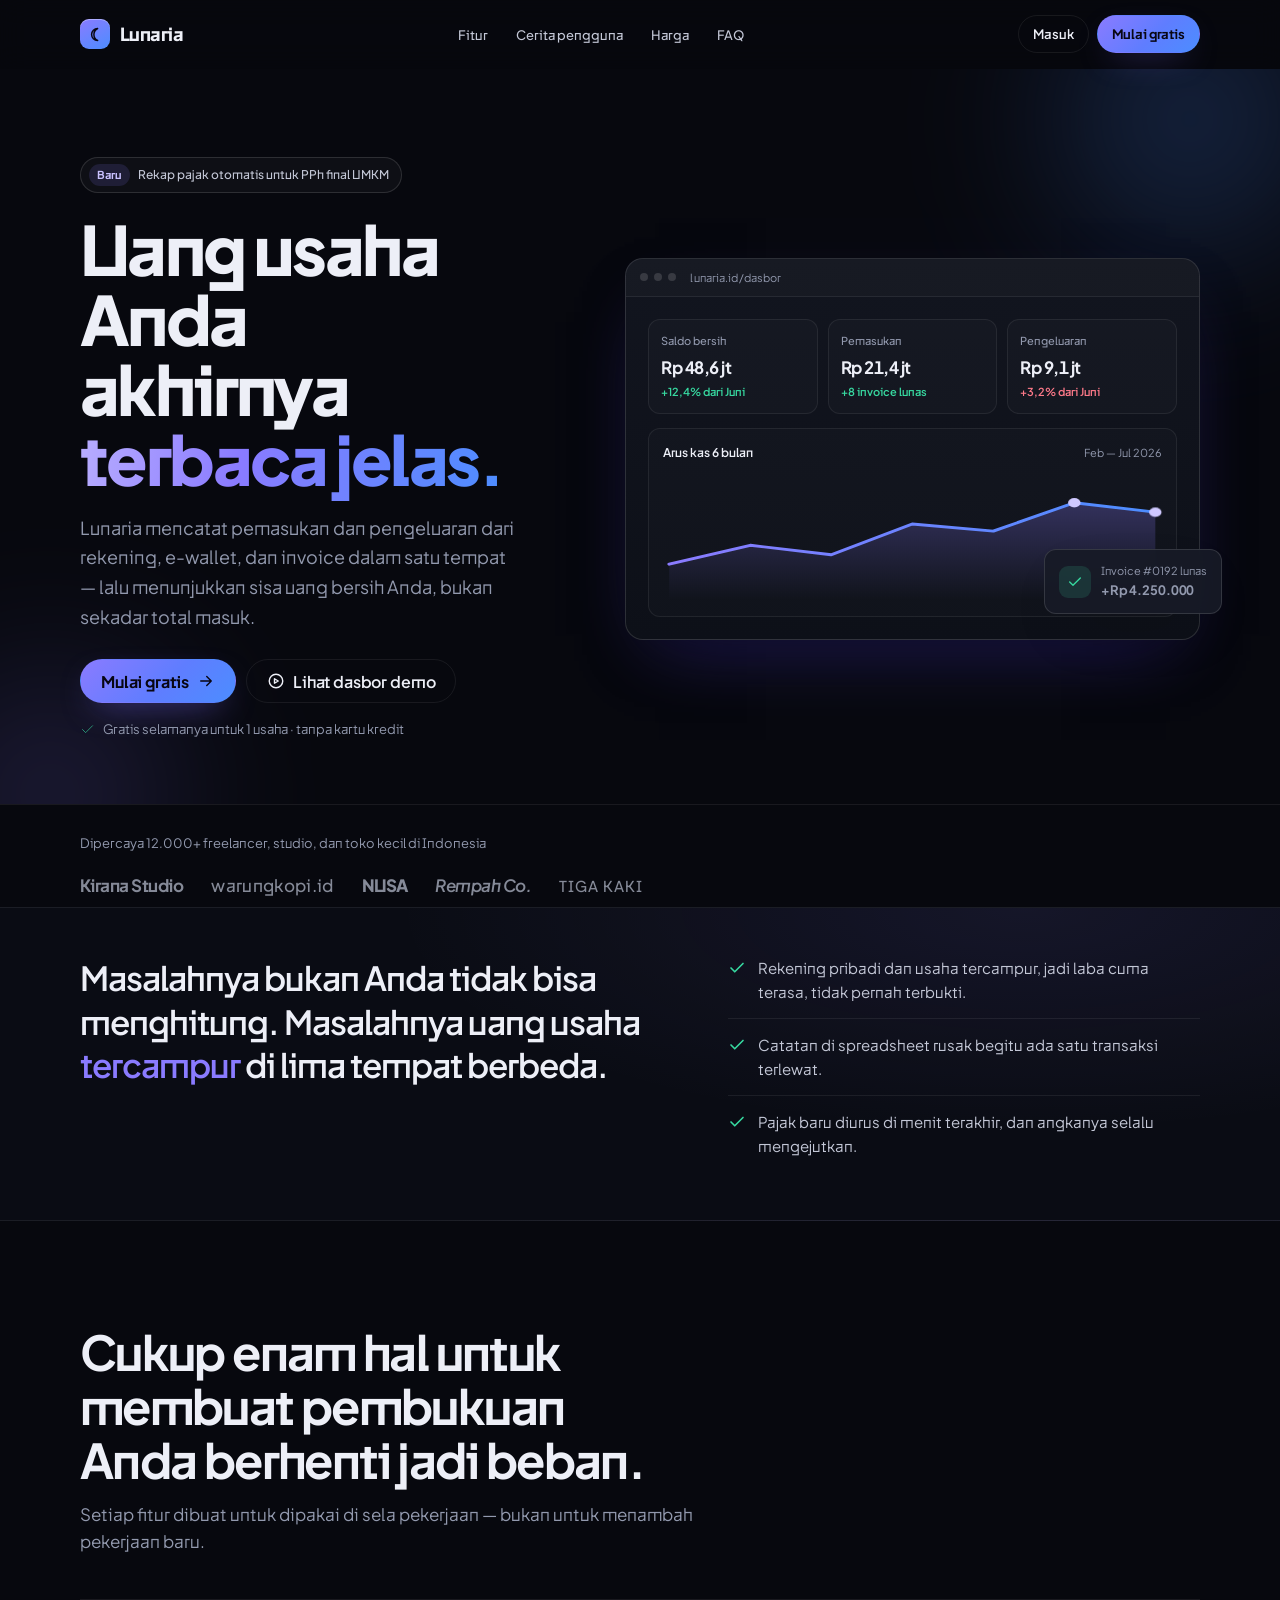
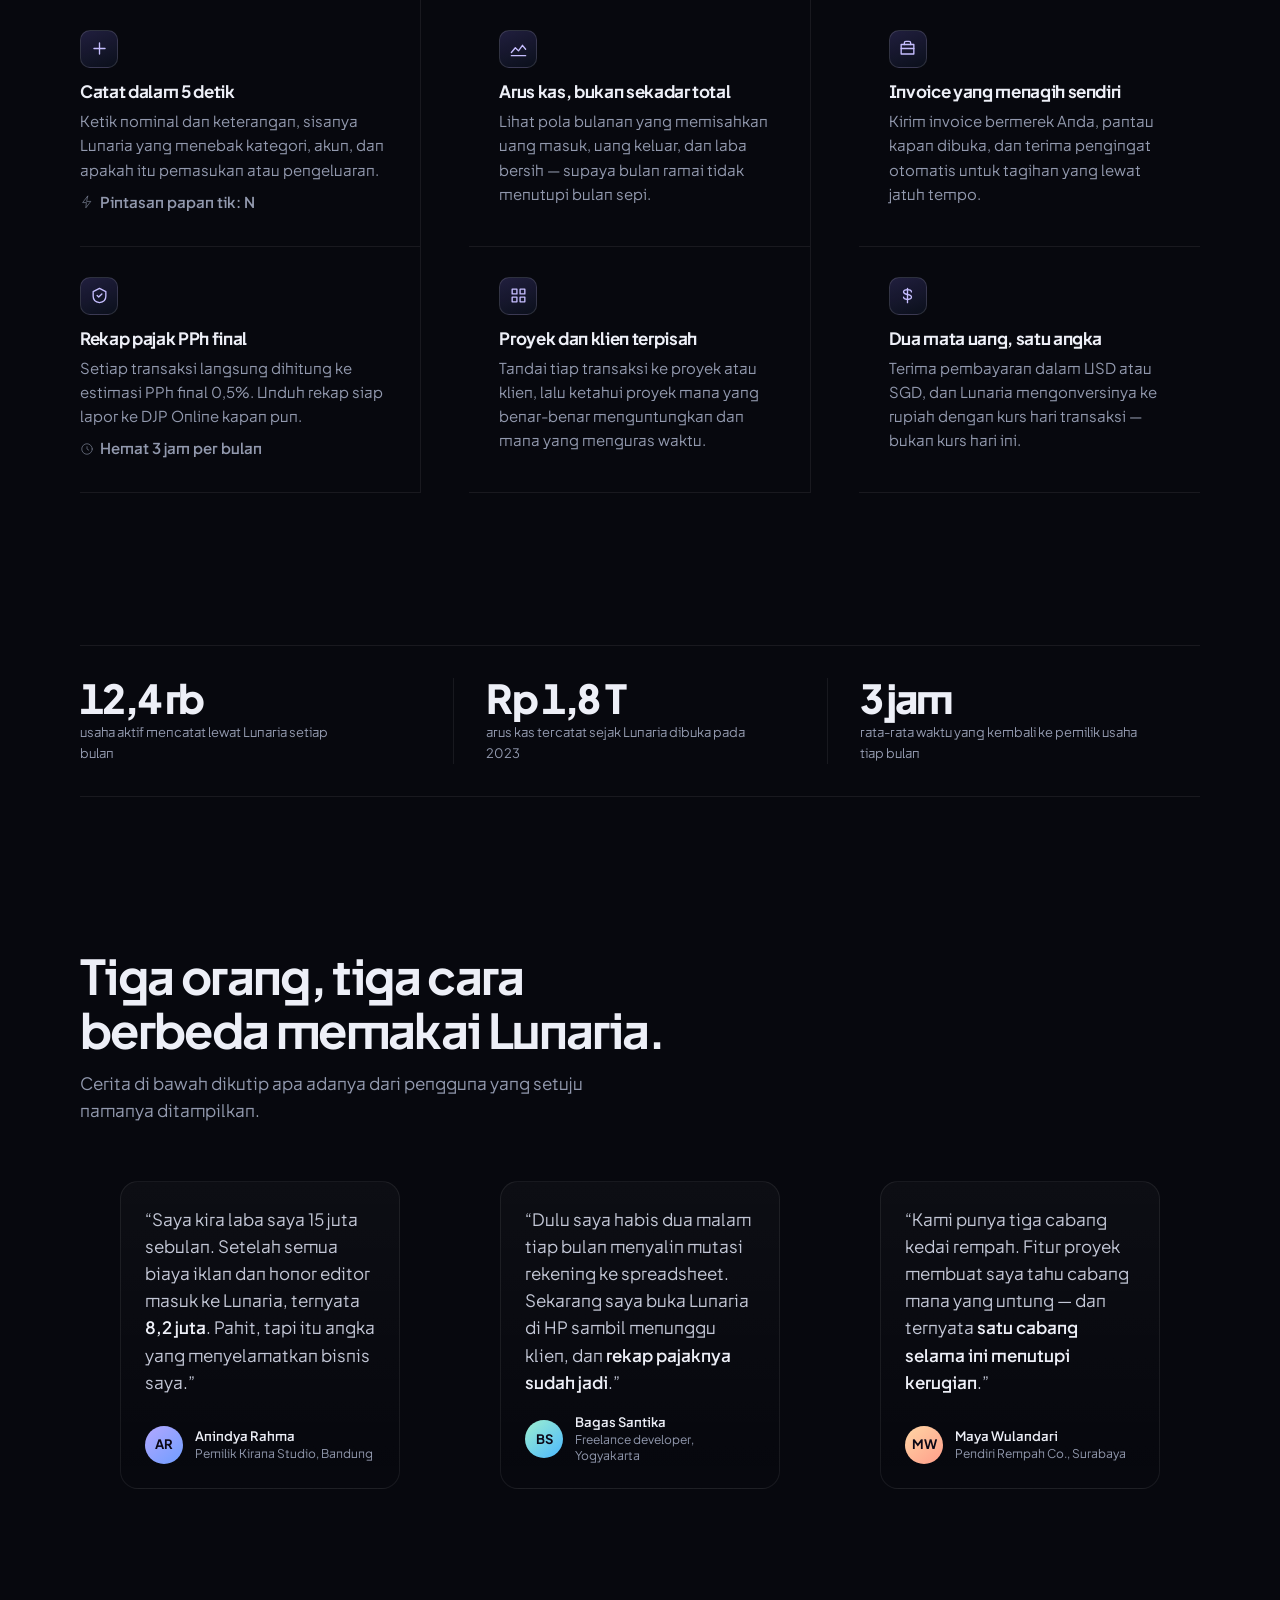
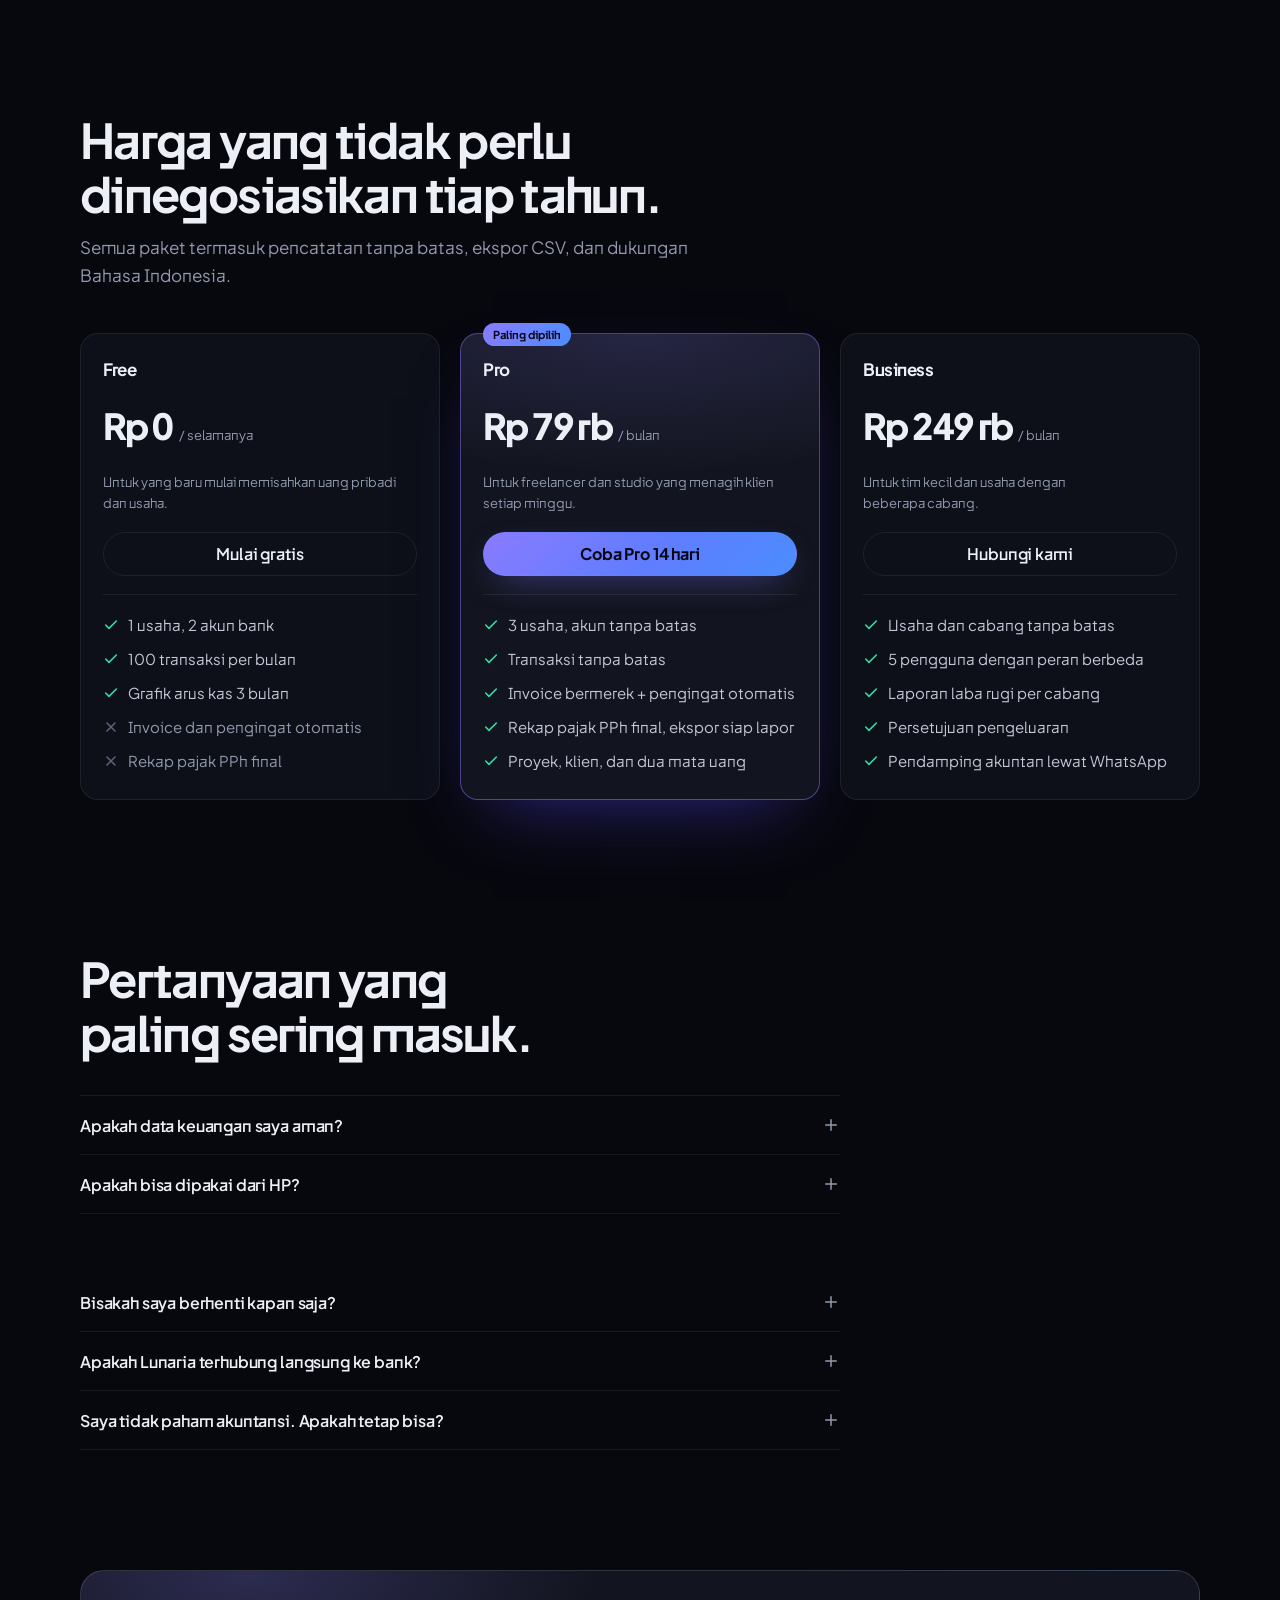
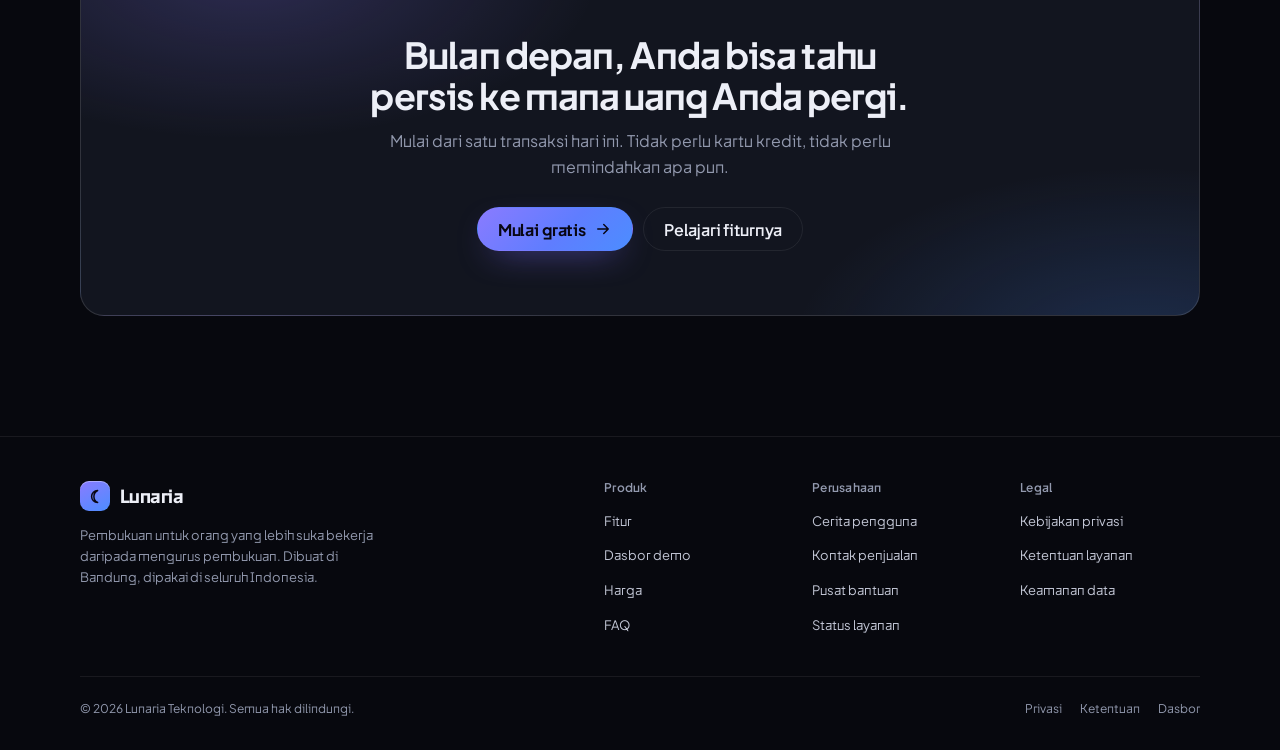
<file: index.html>
<!DOCTYPE html>
<html lang="id">
<head>
  <meta charset="utf-8">
  <meta name="viewport" content="width=device-width, initial-scale=1">
  <title>Lunaria — Keuangan freelance dan UKM yang akhirnya rapi</title>
  <meta name="description" content="Lunaria menyatukan pemasukan, pengeluaran, dan arus kas usaha kecil dalam satu dasbor. Catat transaksi dalam hitungan detik, lihat sisa uang bersih, dan siapkan pajak tanpa panik. Mulai gratis.">
  <meta name="theme-color" content="#07080e">
  <meta name="color-scheme" content="dark">
  <link rel="canonical" href="https://rosyidputrar.github.io/lunaria/">

  <!-- Open Graph / Twitter -->
  <meta property="og:type" content="website">
  <meta property="og:locale" content="id_ID">
  <meta property="og:site_name" content="Lunaria">
  <meta property="og:title" content="Lunaria — Keuangan freelance dan UKM yang akhirnya rapi">
  <meta property="og:description" content="Satu dasbor untuk pemasukan, pengeluaran, dan arus kas usaha kecil. Catat dalam hitungan detik, pahami uang bersih Anda setiap bulan.">
  <meta property="og:url" content="https://rosyidputrar.github.io/lunaria/">
  <meta property="og:image" content="https://rosyidputrar.github.io/lunaria/og-cover.png">
  <meta property="og:image:alt" content="Pratinjau dasbor Lunaria dengan grafik arus kas bulanan">
  <meta name="twitter:card" content="summary_large_image">
  <meta name="twitter:title" content="Lunaria — Keuangan freelance dan UKM yang rapi">
  <meta name="twitter:description" content="Satu dasbor untuk pemasukan, pengeluaran, dan arus kas usaha kecil.">
  <meta name="twitter:image" content="https://rosyidputrar.github.io/lunaria/og-cover.png">

  <link rel="icon" href="data:image/svg+xml,%3Csvg xmlns='http://www.w3.org/2000/svg' viewBox='0 0 32 32'%3E%3Crect width='32' height='32' rx='9' fill='%238a7bff'/%3E%3Cpath d='M20.5 8.5a8 8 0 1 0 0 15 9 9 0 0 1 0-15z' fill='%230a0715'/%3E%3C/svg%3E">
  <link rel="preconnect" href="https://fonts.googleapis.com">
  <link rel="preconnect" href="https://fonts.gstatic.com" crossorigin>
  <link href="https://fonts.googleapis.com/css2?family=Plus+Jakarta+Sans:ital,wght@0,400;0,500;0,600;0,700;0,800;1,500&display=swap" rel="stylesheet">
  <link rel="stylesheet" href="styles.css">

  <script type="application/ld+json">
  {
    "@context": "https://schema.org",
    "@type": "SoftwareApplication",
    "name": "Lunaria",
    "applicationCategory": "FinanceApplication",
    "operatingSystem": "Web, iOS, Android",
    "description": "Platform manajemen keuangan untuk freelance dan UKM: pemasukan, pengeluaran, arus kas, dan kesiapan pajak dalam satu dasbor.",
    "offers": [
      { "@type": "Offer", "name": "Free", "price": "0", "priceCurrency": "IDR" },
      { "@type": "Offer", "name": "Pro", "price": "79000", "priceCurrency": "IDR" },
      { "@type": "Offer", "name": "Business", "price": "249000", "priceCurrency": "IDR" }
    ]
  }
  </script>
</head>
<body>
  <a class="skip-link" href="#main">Lewati ke konten utama</a>

  <!-- ============ HEADER ============ -->
  <header class="site-header" id="siteHeader">
    <div class="wrap">
      <nav class="nav" aria-label="Navigasi utama">
        <a class="brand" href="index.html" aria-label="Lunaria, beranda">
          <span class="brand__mark" aria-hidden="true">
            <svg viewBox="0 0 24 24" fill="none" stroke="currentColor" stroke-linecap="round" stroke-linejoin="round"><path d="M15 3.5a8.5 8.5 0 1 0 0 17 9.5 9.5 0 0 1 0-17z"/></svg>
          </span>
          Lunaria
        </a>

        <ul class="nav__links">
          <li><a href="#fitur">Fitur</a></li>
          <li><a href="#cerita">Cerita pengguna</a></li>
          <li><a href="#harga">Harga</a></li>
          <li><a href="#faq">FAQ</a></li>
        </ul>

        <div class="nav__actions">
          <a class="btn btn--ghost btn--sm" href="dashboard.html">Masuk</a>
          <a class="btn btn--primary btn--sm" href="#harga">Mulai gratis</a>
          <button class="nav-toggle" id="navToggle" type="button" aria-expanded="false" aria-controls="mobileMenu" aria-label="Buka menu">
            <svg viewBox="0 0 24 24" fill="none" stroke="currentColor" stroke-width="1.8" stroke-linecap="round"><path d="M4 7h16M4 12h16M4 17h16"/></svg>
          </button>
        </div>
      </nav>

      <div class="mobile-menu" id="mobileMenu" hidden>
        <a href="#fitur">Fitur</a>
        <a href="#cerita">Cerita pengguna</a>
        <a href="#harga">Harga</a>
        <a href="#faq">FAQ</a>
        <a href="dashboard.html">Buka dasbor demo</a>
      </div>
    </div>
  </header>

  <main id="main" tabindex="-1">
    <!-- ============ HERO ============ -->
    <section class="hero" aria-labelledby="heroTitle">
      <span class="hero__glow hero__glow--a" aria-hidden="true"></span>
      <span class="hero__glow hero__glow--b" aria-hidden="true"></span>

      <div class="wrap hero__grid">
        <div>
          <p class="hero__badge">
            <b>Baru</b>
            Rekap pajak otomatis untuk PPh final UMKM
          </p>

          <h1 id="heroTitle">
            Uang usaha Anda<br>
            akhirnya <span class="grad-text">terbaca jelas.</span>
          </h1>

          <p class="hero__lede">
            Lunaria mencatat pemasukan dan pengeluaran dari rekening, e-wallet, dan invoice
            dalam satu tempat — lalu menunjukkan sisa uang bersih Anda, bukan sekadar total masuk.
          </p>

          <div class="hero__cta">
            <a class="btn btn--primary" href="dashboard.html">
              Mulai gratis
              <svg viewBox="0 0 24 24" fill="none" stroke="currentColor" stroke-linecap="round" stroke-linejoin="round"><path d="M5 12h14M13 6l6 6-6 6"/></svg>
            </a>
            <a class="btn btn--ghost" href="dashboard.html">
              <svg viewBox="0 0 24 24" fill="none" stroke="currentColor" stroke-linecap="round" stroke-linejoin="round"><circle cx="12" cy="12" r="9"/><path d="M10 9l5 3-5 3z"/></svg>
              Lihat dasbor demo
            </a>
          </div>

          <p class="hero__note">
            <svg viewBox="0 0 24 24" fill="none" stroke="currentColor" stroke-linecap="round" stroke-linejoin="round"><path d="M20 6L9 17l-5-5"/></svg>
            Gratis selamanya untuk 1 usaha · tanpa kartu kredit
          </p>
        </div>

        <!-- Hero visual: mini dashboard -->
        <div class="hero__visual">
          <div class="app-frame" role="img" aria-label="Pratinjau dasbor Lunaria: saldo bersih Rp 48,6 juta, pemasukan bulan ini Rp 21,4 juta, dan grafik arus kas enam bulan terakhir">
            <div class="app-frame__bar" aria-hidden="true">
              <span></span><span></span><span></span>
              <p>lunaria.id/dasbor</p>
            </div>

            <div class="app-frame__body" aria-hidden="true">
              <div class="mini-stats">
                <div class="mini-stat">
                  <p class="mini-stat__label">Saldo bersih</p>
                  <p class="mini-stat__value tabular">Rp 48,6 jt</p>
                  <p class="mini-stat__delta">+12,4% dari Juni</p>
                </div>
                <div class="mini-stat">
                  <p class="mini-stat__label">Pemasukan</p>
                  <p class="mini-stat__value tabular">Rp 21,4 jt</p>
                  <p class="mini-stat__delta">+8 invoice lunas</p>
                </div>
                <div class="mini-stat">
                  <p class="mini-stat__label">Pengeluaran</p>
                  <p class="mini-stat__value tabular">Rp 9,1 jt</p>
                  <p class="mini-stat__delta is-down">+3,2% dari Juni</p>
                </div>
              </div>

              <div class="mini-chart">
                <div class="mini-chart__head">
                  <p>Arus kas 6 bulan</p>
                  <span>Feb — Jul 2026</span>
                </div>
                <svg viewBox="0 0 320 110" preserveAspectRatio="none" focusable="false">
                  <defs>
                    <linearGradient id="heroLine" x1="0" y1="0" x2="1" y2="0">
                      <stop offset="0" stop-color="#8a7bff"/>
                      <stop offset="1" stop-color="#4c8dff"/>
                    </linearGradient>
                    <linearGradient id="heroArea" x1="0" y1="0" x2="0" y2="1">
                      <stop offset="0" stop-color="#8a7bff" stop-opacity="0.28"/>
                      <stop offset="1" stop-color="#8a7bff" stop-opacity="0"/>
                    </linearGradient>
                  </defs>
                  <path class="area" d="M4 78 L56 62 L108 70 L160 44 L212 50 L264 26 L316 34 L316 108 L4 108 Z"/>
                  <path class="line" d="M4 78 L56 62 L108 70 L160 44 L212 50 L264 26 L316 34"/>
                  <circle class="dot" cx="264" cy="26" r="4"/>
                  <circle class="dot" cx="316" cy="34" r="4"/>
                </svg>
              </div>
            </div>
          </div>

          <div class="float-card" aria-hidden="true">
            <span class="float-card__icon">
              <svg viewBox="0 0 24 24" fill="none" stroke="currentColor" stroke-width="2" stroke-linecap="round" stroke-linejoin="round"><path d="M20 6L9 17l-5-5"/></svg>
            </span>
            <p>
              Invoice #0192 lunas
              <strong class="tabular">+Rp 4.250.000</strong>
            </p>
          </div>
        </div>
      </div>
    </section>

    <!-- ============ PARTNERS ============ -->
    <section class="partners" aria-label="Dipercaya oleh">
      <div class="wrap">
        <p>Dipercaya 12.000+ freelancer, studio, dan toko kecil di Indonesia</p>
        <ul>
          <li>Kirana Studio</li>
          <li>warungkopi.id</li>
          <li>NUSA</li>
          <li>Rempah Co.</li>
          <li>TIGA KAKI</li>
        </ul>
      </div>
    </section>

    <!-- ============ STATEMENT ============ -->
    <section class="section--tight statement" aria-labelledby="statementTitle">
      <div class="wrap statement__grid reveal">
        <h2 id="statementTitle">
          Masalahnya bukan Anda tidak bisa menghitung. Masalahnya uang usaha
          <em>tercampur</em> di lima tempat berbeda.
        </h2>
        <ul class="statement__list">
          <li>
            <svg viewBox="0 0 24 24" fill="none" stroke="currentColor" stroke-linecap="round" stroke-linejoin="round" aria-hidden="true"><path d="M20 6L9 17l-5-5"/></svg>
            Rekening pribadi dan usaha tercampur, jadi laba cuma terasa, tidak pernah terbukti.
          </li>
          <li>
            <svg viewBox="0 0 24 24" fill="none" stroke="currentColor" stroke-linecap="round" stroke-linejoin="round" aria-hidden="true"><path d="M20 6L9 17l-5-5"/></svg>
            Catatan di spreadsheet rusak begitu ada satu transaksi terlewat.
          </li>
          <li>
            <svg viewBox="0 0 24 24" fill="none" stroke="currentColor" stroke-linecap="round" stroke-linejoin="round" aria-hidden="true"><path d="M20 6L9 17l-5-5"/></svg>
            Pajak baru diurus di menit terakhir, dan angkanya selalu mengejutkan.
          </li>
        </ul>
      </div>
    </section>

    <!-- ============ FEATURES ============ -->
    <section class="section" id="fitur" aria-labelledby="fiturTitle">
      <div class="wrap">
        <div class="section__head reveal">
          <h2 id="fiturTitle">Cukup enam hal untuk membuat pembukuan Anda berhenti jadi beban.</h2>
          <p>Setiap fitur dibuat untuk dipakai di sela pekerjaan — bukan untuk menambah pekerjaan baru.</p>
        </div>

        <div class="features">
          <article class="feature reveal">
            <span class="feature__icon" aria-hidden="true">
              <svg viewBox="0 0 24 24" fill="none" stroke="currentColor" stroke-linecap="round" stroke-linejoin="round"><path d="M12 5v14M5 12h14"/></svg>
            </span>
            <h3>Catat dalam 5 detik</h3>
            <p>Ketik nominal dan keterangan, sisanya Lunaria yang menebak kategori, akun, dan apakah itu pemasukan atau pengeluaran.</p>
            <p class="feature__meta">
              <svg viewBox="0 0 24 24" fill="none" stroke="currentColor" stroke-linecap="round" stroke-linejoin="round" aria-hidden="true"><path d="M13 2L4.5 13H11l-1 9 8.5-11H12z"/></svg>
              Pintasan papan tik: N
            </p>
          </article>

          <article class="feature reveal">
            <span class="feature__icon" aria-hidden="true">
              <svg viewBox="0 0 24 24" fill="none" stroke="currentColor" stroke-linecap="round" stroke-linejoin="round"><path d="M3 17l5-6 4 4 5-7 4 5"/><path d="M3 21h18"/></svg>
            </span>
            <h3>Arus kas, bukan sekadar total</h3>
            <p>Lihat pola bulanan yang memisahkan uang masuk, uang keluar, dan laba bersih — supaya bulan ramai tidak menutupi bulan sepi.</p>
          </article>

          <article class="feature reveal">
            <span class="feature__icon" aria-hidden="true">
              <svg viewBox="0 0 24 24" fill="none" stroke="currentColor" stroke-linecap="round" stroke-linejoin="round"><path d="M4 7h16v12H4z"/><path d="M8 7V5a2 2 0 0 1 2-2h4a2 2 0 0 1 2 2v2"/><path d="M4 12h16"/></svg>
            </span>
            <h3>Invoice yang menagih sendiri</h3>
            <p>Kirim invoice bermerek Anda, pantau kapan dibuka, dan terima pengingat otomatis untuk tagihan yang lewat jatuh tempo.</p>
          </article>

          <article class="feature reveal">
            <span class="feature__icon" aria-hidden="true">
              <svg viewBox="0 0 24 24" fill="none" stroke="currentColor" stroke-linecap="round" stroke-linejoin="round"><path d="M12 3l8 4v6c0 4.5-3.4 7.4-8 8-4.6-.6-8-3.5-8-8V7z"/><path d="M9 12l2 2 4-4"/></svg>
            </span>
            <h3>Rekap pajak PPh final</h3>
            <p>Setiap transaksi langsung dihitung ke estimasi PPh final 0,5%. Unduh rekap siap lapor ke DJP Online kapan pun.</p>
            <p class="feature__meta">
              <svg viewBox="0 0 24 24" fill="none" stroke="currentColor" stroke-linecap="round" stroke-linejoin="round" aria-hidden="true"><circle cx="12" cy="12" r="9"/><path d="M12 8v4l3 2"/></svg>
              Hemat 3 jam per bulan
            </p>
          </article>

          <article class="feature reveal">
            <span class="feature__icon" aria-hidden="true">
              <svg viewBox="0 0 24 24" fill="none" stroke="currentColor" stroke-linecap="round" stroke-linejoin="round"><path d="M4 4h6v6H4zM14 4h6v6h-6zM4 14h6v6H4zM14 14h6v6h-6z"/></svg>
            </span>
            <h3>Proyek dan klien terpisah</h3>
            <p>Tandai tiap transaksi ke proyek atau klien, lalu ketahui proyek mana yang benar-benar menguntungkan dan mana yang menguras waktu.</p>
          </article>

          <article class="feature reveal">
            <span class="feature__icon" aria-hidden="true">
              <svg viewBox="0 0 24 24" fill="none" stroke="currentColor" stroke-linecap="round" stroke-linejoin="round"><path d="M12 3v18"/><path d="M17 7.5c0-2-2.2-3-5-3s-5 1-5 3 2.2 2.7 5 3.2 5 1.2 5 3.3-2.2 3-5 3-5-1-5-3"/></svg>
            </span>
            <h3>Dua mata uang, satu angka</h3>
            <p>Terima pembayaran dalam USD atau SGD, dan Lunaria mengonversinya ke rupiah dengan kurs hari transaksi — bukan kurs hari ini.</p>
          </article>
        </div>
      </div>
    </section>

    <!-- ============ PROOF ============ -->
    <section class="section--tight" aria-label="Hasil pengguna">
      <div class="wrap">
        <div class="proof reveal">
          <div>
            <b data-count="12.4" data-suffix=" rb">12,4 rb</b>
            <span>usaha aktif mencatat lewat Lunaria setiap bulan</span>
          </div>
          <div>
            <b>Rp 1,8 T</b>
            <span>arus kas tercatat sejak Lunaria dibuka pada 2023</span>
          </div>
          <div>
            <b data-count="3" data-suffix=" jam">3 jam</b>
            <span>rata-rata waktu yang kembali ke pemilik usaha tiap bulan</span>
          </div>
        </div>
      </div>
    </section>

    <!-- ============ TESTIMONIALS ============ -->
    <section class="section" id="cerita" aria-labelledby="ceritaTitle">
      <div class="wrap">
        <div class="section__head reveal">
          <h2 id="ceritaTitle">Tiga orang, tiga cara berbeda memakai Lunaria.</h2>
          <p>Cerita di bawah dikutip apa adanya dari pengguna yang setuju namanya ditampilkan.</p>
        </div>

        <div class="quotes">
          <figure class="quote reveal">
            <blockquote>
              “Saya kira laba saya 15 juta sebulan. Setelah semua biaya iklan dan honor editor masuk ke Lunaria, ternyata <strong>8,2 juta</strong>. Pahit, tapi itu angka yang menyelamatkan bisnis saya.”
            </blockquote>
            <footer>
              <span class="avatar" aria-hidden="true">AR</span>
              <cite>Anindya Rahma <span>Pemilik Kirana Studio, Bandung</span></cite>
            </footer>
          </figure>

          <figure class="quote reveal">
            <blockquote>
              “Dulu saya habis dua malam tiap bulan menyalin mutasi rekening ke spreadsheet. Sekarang saya buka Lunaria di HP sambil menunggu klien, dan <strong>rekap pajaknya sudah jadi</strong>.”
            </blockquote>
            <footer>
              <span class="avatar avatar--b" aria-hidden="true">BS</span>
              <cite>Bagas Santika <span>Freelance developer, Yogyakarta</span></cite>
            </footer>
          </figure>

          <figure class="quote reveal">
            <blockquote>
              “Kami punya tiga cabang kedai rempah. Fitur proyek membuat saya tahu cabang mana yang untung — dan ternyata <strong>satu cabang selama ini menutupi kerugian</strong>.”
            </blockquote>
            <footer>
              <span class="avatar avatar--c" aria-hidden="true">MW</span>
              <cite>Maya Wulandari <span>Pendiri Rempah Co., Surabaya</span></cite>
            </footer>
          </figure>
        </div>
      </div>
    </section>

    <!-- ============ PRICING ============ -->
    <section class="section" id="harga" aria-labelledby="hargaTitle">
      <div class="wrap">
        <div class="section__head reveal">
          <h2 id="hargaTitle">Harga yang tidak perlu dinegosiasikan tiap tahun.</h2>
          <p>Semua paket termasuk pencatatan tanpa batas, ekspor CSV, dan dukungan Bahasa Indonesia.</p>
        </div>

        <div class="pricing">
          <article class="plan reveal">
            <h3>Free</h3>
            <p class="plan__price"><b>Rp 0</b><span>/ selamanya</span></p>
            <p class="plan__desc">Untuk yang baru mulai memisahkan uang pribadi dan usaha.</p>
            <a class="btn btn--ghost btn--block" href="dashboard.html">Mulai gratis</a>
            <ul>
              <li><svg viewBox="0 0 24 24" fill="none" stroke="currentColor" stroke-linecap="round" stroke-linejoin="round" aria-hidden="true"><path d="M20 6L9 17l-5-5"/></svg> 1 usaha, 2 akun bank</li>
              <li><svg viewBox="0 0 24 24" fill="none" stroke="currentColor" stroke-linecap="round" stroke-linejoin="round" aria-hidden="true"><path d="M20 6L9 17l-5-5"/></svg> 100 transaksi per bulan</li>
              <li><svg viewBox="0 0 24 24" fill="none" stroke="currentColor" stroke-linecap="round" stroke-linejoin="round" aria-hidden="true"><path d="M20 6L9 17l-5-5"/></svg> Grafik arus kas 3 bulan</li>
              <li class="is-off"><svg viewBox="0 0 24 24" fill="none" stroke="currentColor" stroke-linecap="round" stroke-linejoin="round" aria-hidden="true"><path d="M18 6L6 18M6 6l12 12"/></svg> Invoice dan pengingat otomatis</li>
              <li class="is-off"><svg viewBox="0 0 24 24" fill="none" stroke="currentColor" stroke-linecap="round" stroke-linejoin="round" aria-hidden="true"><path d="M18 6L6 18M6 6l12 12"/></svg> Rekap pajak PPh final</li>
            </ul>
          </article>

          <article class="plan plan--featured reveal">
            <span class="plan__tag">Paling dipilih</span>
            <h3>Pro</h3>
            <p class="plan__price"><b>Rp 79 rb</b><span>/ bulan</span></p>
            <p class="plan__desc">Untuk freelancer dan studio yang menagih klien setiap minggu.</p>
            <a class="btn btn--primary btn--block" href="dashboard.html">Coba Pro 14 hari</a>
            <ul>
              <li><svg viewBox="0 0 24 24" fill="none" stroke="currentColor" stroke-linecap="round" stroke-linejoin="round" aria-hidden="true"><path d="M20 6L9 17l-5-5"/></svg> 3 usaha, akun tanpa batas</li>
              <li><svg viewBox="0 0 24 24" fill="none" stroke="currentColor" stroke-linecap="round" stroke-linejoin="round" aria-hidden="true"><path d="M20 6L9 17l-5-5"/></svg> Transaksi tanpa batas</li>
              <li><svg viewBox="0 0 24 24" fill="none" stroke="currentColor" stroke-linecap="round" stroke-linejoin="round" aria-hidden="true"><path d="M20 6L9 17l-5-5"/></svg> Invoice bermerek + pengingat otomatis</li>
              <li><svg viewBox="0 0 24 24" fill="none" stroke="currentColor" stroke-linecap="round" stroke-linejoin="round" aria-hidden="true"><path d="M20 6L9 17l-5-5"/></svg> Rekap pajak PPh final, ekspor siap lapor</li>
              <li><svg viewBox="0 0 24 24" fill="none" stroke="currentColor" stroke-linecap="round" stroke-linejoin="round" aria-hidden="true"><path d="M20 6L9 17l-5-5"/></svg> Proyek, klien, dan dua mata uang</li>
            </ul>
          </article>

          <article class="plan reveal">
            <h3>Business</h3>
            <p class="plan__price"><b>Rp 249 rb</b><span>/ bulan</span></p>
            <p class="plan__desc">Untuk tim kecil dan usaha dengan beberapa cabang.</p>
            <a class="btn btn--ghost btn--block" href="dashboard.html">Hubungi kami</a>
            <ul>
              <li><svg viewBox="0 0 24 24" fill="none" stroke="currentColor" stroke-linecap="round" stroke-linejoin="round" aria-hidden="true"><path d="M20 6L9 17l-5-5"/></svg> Usaha dan cabang tanpa batas</li>
              <li><svg viewBox="0 0 24 24" fill="none" stroke="currentColor" stroke-linecap="round" stroke-linejoin="round" aria-hidden="true"><path d="M20 6L9 17l-5-5"/></svg> 5 pengguna dengan peran berbeda</li>
              <li><svg viewBox="0 0 24 24" fill="none" stroke="currentColor" stroke-linecap="round" stroke-linejoin="round" aria-hidden="true"><path d="M20 6L9 17l-5-5"/></svg> Laporan laba rugi per cabang</li>
              <li><svg viewBox="0 0 24 24" fill="none" stroke="currentColor" stroke-linecap="round" stroke-linejoin="round" aria-hidden="true"><path d="M20 6L9 17l-5-5"/></svg> Persetujuan pengeluaran</li>
              <li><svg viewBox="0 0 24 24" fill="none" stroke="currentColor" stroke-linecap="round" stroke-linejoin="round" aria-hidden="true"><path d="M20 6L9 17l-5-5"/></svg> Pendamping akuntan lewat WhatsApp</li>
            </ul>
          </article>
        </div>
      </div>
    </section>

    <!-- ============ FAQ ============ -->
    <section class="section--tight" id="faq" aria-labelledby="faqTitle">
      <div class="wrap">
        <div class="section__head reveal">
          <h2 id="faqTitle">Pertanyaan yang paling sering masuk.</h2>
        </div>

        <div class="faq" id="faqList">
          <div class="faq__item reveal">
            <h3>
              <button class="faq__btn" type="button" aria-expanded="false" aria-controls="faq1">
                Apakah data keuangan saya aman?
                <svg viewBox="0 0 24 24" fill="none" stroke="currentColor" stroke-width="2" stroke-linecap="round" aria-hidden="true"><path d="M12 5v14M5 12h14"/></svg>
              </button>
            </h3>
            <div class="faq__panel" id="faq1" role="region">
              <p>Data dienkripsi saat dikirim (TLS 1.3) dan saat disimpan (AES-256). Kami tidak pernah meminta kredensial perbankan Anda: transaksi masuk lewat impor mutasi CSV atau unggahan bukti bayar. Anda dapat menghapus seluruh data kapan saja dari menu Pengaturan.</p>
            </div>
          </div>

          <div class="faq__item reveal">
            <h3>
              <button class="faq__btn" type="button" aria-expanded="false" aria-controls="faq2">
                Apakah bisa dipakai dari HP?
                <svg viewBox="0 0 24 24" fill="none" stroke="currentColor" stroke-width="2" stroke-linecap="round" aria-hidden="true"><path d="M12 5v14M5 12h14"/></svg>
              </button>
            </h3>
            <div class="faq__panel" id="faq2" role="region">
              <p>Bisa. Lunaria berjalan di peramban ponsel tanpa aplikasi tambahan, dan pencatatan transaksi dirancang untuk satu tangan: satu formulir, tiga ketukan. Versi aplikasi Android dan iOS sedang dalam uji tertutup.</p>
            </div>
          </div>

          <div class="faq__item reveal">
            <h3>
              <button class="faq__btn" type="button" aria-expanded="false" aria-controls="faq3">
                Bagaimana cara ekspor untuk lapor pajak?
                <svg viewBox="0 0 24 24" fill="none" stroke="currentColor" stroke-width="2" stroke-linecap="round" aria-hidden="true"><path d="M12 5v14M5 12h14"/></svg>
              </button>
            </h3>
            <div class="faq__panel" id="faq3" role="region">
              <p>Di menu Pajak, pilih periode lalu tekan Ekspor. Anda mendapat dua berkas: rekap PPh final 0,5% sesuai PP 55/2022, dan rincian transaksi dalam CSV. Angkanya sudah dipisahkan per bulan sehingga bisa langsung disalin ke formulir DJP Online.</p>
            </div>
          </div>

          <div class="faq__item reveal">
            <h3>
              <button class="faq__btn" type="button" aria-expanded="false" aria-controls="faq4">
                Bisakah saya berhenti kapan saja?
                <svg viewBox="0 0 24 24" fill="none" stroke="currentColor" stroke-width="2" stroke-linecap="round" aria-hidden="true"><path d="M12 5v14M5 12h14"/></svg>
              </button>
            </h3>
            <div class="faq__panel" id="faq4" role="region">
              <p>Ya, tanpa penalti dan tanpa telepon dari tim penjualan. Paket berbayar tetap aktif sampai akhir periode yang sudah dibayar, lalu turun otomatis ke Free. Semua transaksi Anda tetap bisa diunduh dalam CSV.</p>
            </div>
          </div>

          <div class="faq__item reveal">
            <h3>
              <button class="faq__btn" type="button" aria-expanded="false" aria-controls="faq5">
                Apakah Lunaria terhubung langsung ke bank?
                <svg viewBox="0 0 24 24" fill="none" stroke="currentColor" stroke-width="2" stroke-linecap="round" aria-hidden="true"><path d="M12 5v14M5 12h14"/></svg>
              </button>
            </h3>
            <div class="faq__panel" id="faq5" role="region">
              <p>Saat ini kami mendukung impor mutasi CSV dari BCA, Mandiri, BRI, BNI, dan Jago, serta sinkronisasi baca-saja dengan beberapa e-wallet. Koneksi langsung ke lebih banyak bank sedang dikerjakan bertahap.</p>
            </div>
          </div>

          <div class="faq__item reveal">
            <h3>
              <button class="faq__btn" type="button" aria-expanded="false" aria-controls="faq6">
                Saya tidak paham akuntansi. Apakah tetap bisa?
                <svg viewBox="0 0 24 24" fill="none" stroke="currentColor" stroke-width="2" stroke-linecap="round" aria-hidden="true"><path d="M12 5v14M5 12h14"/></svg>
              </button>
            </h3>
            <div class="faq__panel" id="faq6" role="region">
              <p>Justru Lunaria dibuat untuk Anda. Tidak ada istilah debit-kredit di antarmuka. Anda cukup menjawab tiga hal: uang masuk atau keluar, berapa, dan untuk apa. Sisanya kami terjemahkan ke laporan yang bisa dibaca akuntan Anda.</p>
            </div>
          </div>
        </div>
      </div>
    </section>

    <!-- ============ FINAL CTA ============ -->
    <section class="section--tight" aria-labelledby="ctaTitle">
      <div class="wrap">
        <div class="final-cta reveal">
          <h2 id="ctaTitle">Bulan depan, Anda bisa tahu persis ke mana uang Anda pergi.</h2>
          <p>Mulai dari satu transaksi hari ini. Tidak perlu kartu kredit, tidak perlu memindahkan apa pun.</p>
          <div class="hero__cta">
            <a class="btn btn--primary" href="dashboard.html">
              Mulai gratis
              <svg viewBox="0 0 24 24" fill="none" stroke="currentColor" stroke-linecap="round" stroke-linejoin="round"><path d="M5 12h14M13 6l6 6-6 6"/></svg>
            </a>
            <a class="btn btn--ghost" href="#fitur">Pelajari fiturnya</a>
          </div>
        </div>
      </div>
    </section>
  </main>

  <!-- ============ FOOTER ============ -->
  <footer class="site-footer">
    <div class="wrap">
      <div class="footer__grid">
        <div class="footer__brand">
          <a class="brand" href="index.html" aria-label="Lunaria, beranda">
            <span class="brand__mark" aria-hidden="true">
              <svg viewBox="0 0 24 24" fill="none" stroke="currentColor" stroke-linecap="round" stroke-linejoin="round"><path d="M15 3.5a8.5 8.5 0 1 0 0 17 9.5 9.5 0 0 1 0-17z"/></svg>
            </span>
            Lunaria
          </a>
          <p>Pembukuan untuk orang yang lebih suka bekerja daripada mengurus pembukuan. Dibuat di Bandung, dipakai di seluruh Indonesia.</p>
        </div>

        <div class="footer__cols">
          <div>
            <h3>Produk</h3>
            <ul>
              <li><a href="#fitur">Fitur</a></li>
              <li><a href="dashboard.html">Dasbor demo</a></li>
              <li><a href="#harga">Harga</a></li>
              <li><a href="#faq">FAQ</a></li>
            </ul>
          </div>
          <div>
            <h3>Perusahaan</h3>
            <ul>
              <li><a href="#cerita">Cerita pengguna</a></li>
              <li><a href="#harga">Kontak penjualan</a></li>
              <li><a href="#faq">Pusat bantuan</a></li>
              <li><a href="#faq">Status layanan</a></li>
            </ul>
          </div>
          <div>
            <h3>Legal</h3>
            <ul>
              <li><a href="#faq">Kebijakan privasi</a></li>
              <li><a href="#faq">Ketentuan layanan</a></li>
              <li><a href="#faq">Keamanan data</a></li>
            </ul>
          </div>
        </div>
      </div>

      <div class="footer__bottom">
        <p>© 2026 Lunaria Teknologi. Semua hak dilindungi.</p>
        <ul>
          <li><a href="#faq">Privasi</a></li>
          <li><a href="#faq">Ketentuan</a></li>
          <li><a href="dashboard.html">Dasbor</a></li>
        </ul>
      </div>
    </div>
  </footer>

  <script src="landing.js" defer></script>
</body>
</html>
</file>
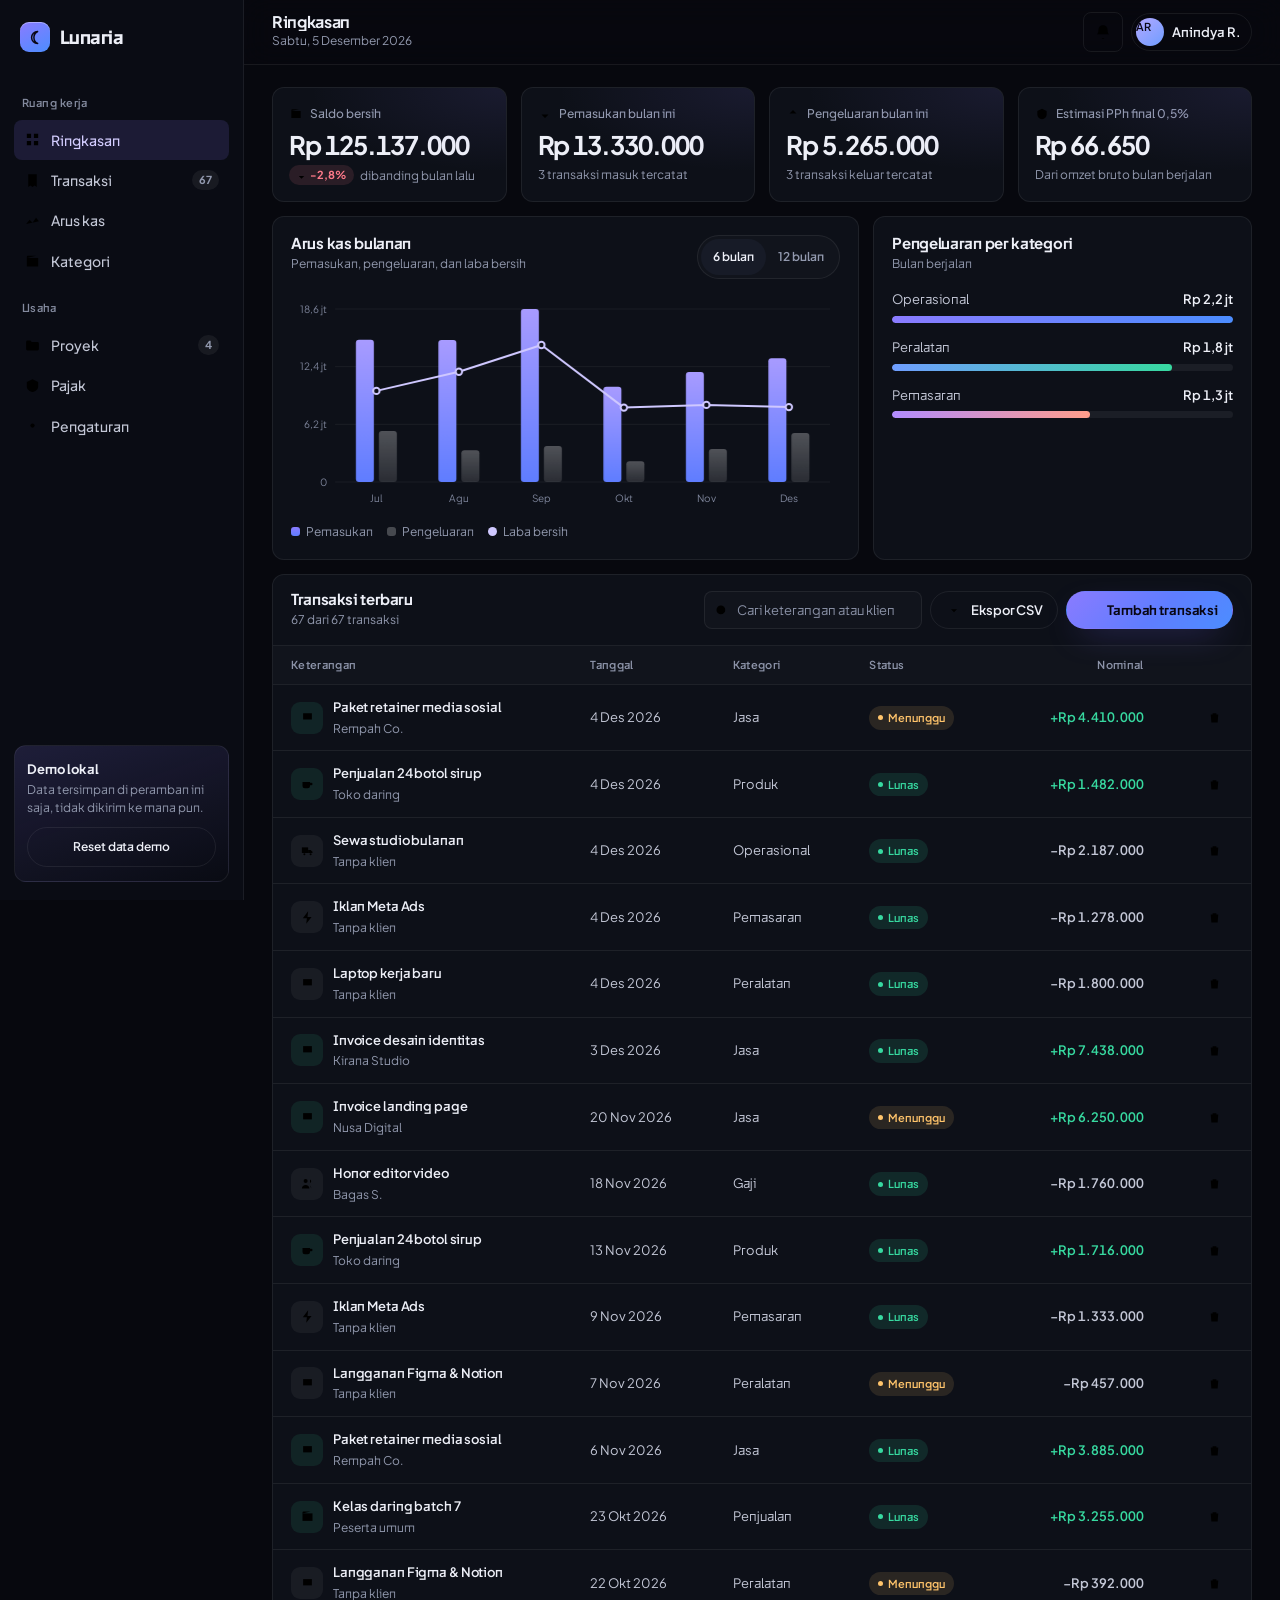
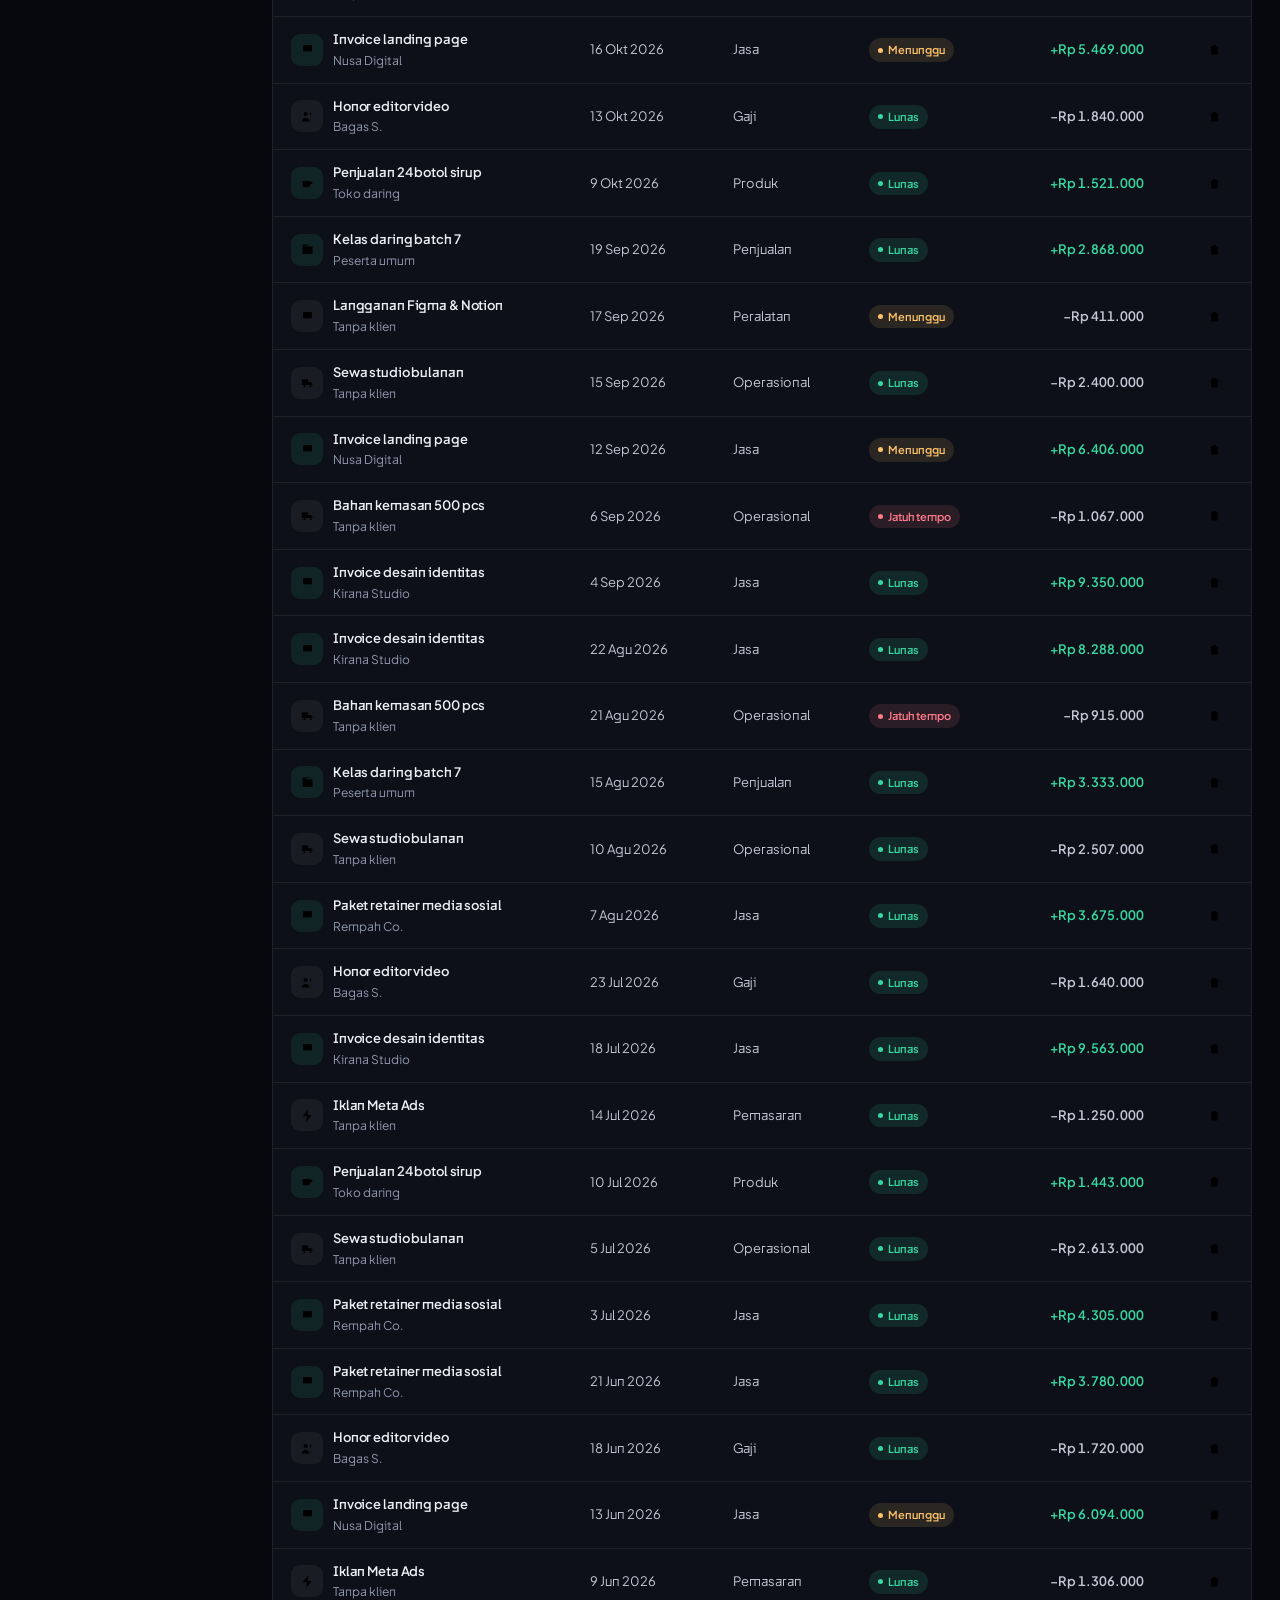
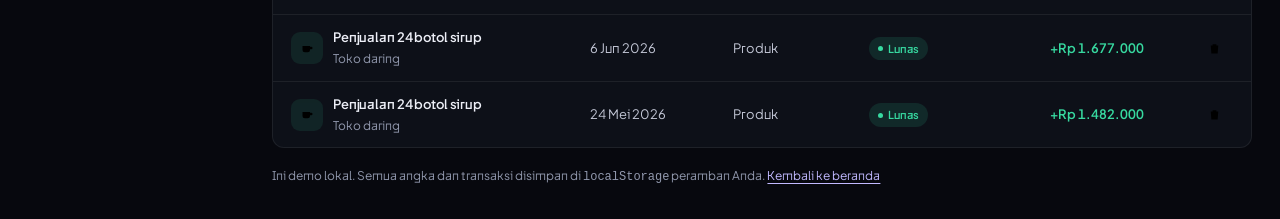
<file: dashboard.html>
<!DOCTYPE html>
<html lang="id">
<head>
  <meta charset="utf-8">
  <meta name="viewport" content="width=device-width, initial-scale=1">
  <title>Dasbor demo — Lunaria</title>
  <meta name="description" content="Dasbor demo Lunaria: ringkasan saldo, pemasukan, pengeluaran, grafik arus kas bulanan, dan pencatatan transaksi yang tersimpan di peramban Anda.">
  <meta name="theme-color" content="#07080e">
  <meta name="color-scheme" content="dark">
  <meta name="robots" content="noindex">
  <meta property="og:title" content="Dasbor demo — Lunaria">
  <meta property="og:description" content="Coba dasbor Lunaria tanpa mendaftar: catat transaksi dan lihat arus kas bulanan Anda.">
  <meta property="og:type" content="website">
  <meta property="og:locale" content="id_ID">
  <link rel="icon" href="data:image/svg+xml,%3Csvg xmlns='http://www.w3.org/2000/svg' viewBox='0 0 32 32'%3E%3Crect width='32' height='32' rx='9' fill='%238a7bff'/%3E%3Cpath d='M20.5 8.5a8 8 0 1 0 0 15 9 9 0 0 1 0-15z' fill='%230a0715'/%3E%3C/svg%3E">
  <link rel="preconnect" href="https://fonts.googleapis.com">
  <link rel="preconnect" href="https://fonts.gstatic.com" crossorigin>
  <link href="https://fonts.googleapis.com/css2?family=Plus+Jakarta+Sans:wght@400;500;600;700;800&display=swap" rel="stylesheet">
  <link rel="stylesheet" href="styles.css">
  <link rel="stylesheet" href="dashboard.css">
</head>
<body>
  <a class="skip-link" href="#content">Lewati ke konten utama</a>

  <!-- ikon SVG dipakai ulang lewat <use> -->
  <svg width="0" height="0" style="position:absolute" aria-hidden="true" focusable="false">
    <defs>
      <symbol id="i-grid" viewBox="0 0 24 24"><path d="M4 4h6v6H4zM14 4h6v6h-6zM4 14h6v6H4zM14 14h6v6h-6z"/></symbol>
      <symbol id="i-wallet" viewBox="0 0 24 24"><path d="M4 7h16v12H4z"/><path d="M4 7V5.5A1.5 1.5 0 0 1 5.5 4H17"/><path d="M16 12.5h3"/></symbol>
      <symbol id="i-receipt" viewBox="0 0 24 24"><path d="M6 3h12v18l-3-2-3 2-3-2-3 2z"/><path d="M9 8h6M9 12h6"/></symbol>
      <symbol id="i-chart" viewBox="0 0 24 24"><path d="M3 17l5-6 4 4 5-7 4 5"/><path d="M3 21h18"/></symbol>
      <symbol id="i-folder" viewBox="0 0 24 24"><path d="M3 7a2 2 0 0 1 2-2h4l2 2h8a2 2 0 0 1 2 2v8a2 2 0 0 1-2 2H5a2 2 0 0 1-2-2z"/></symbol>
      <symbol id="i-shield" viewBox="0 0 24 24"><path d="M12 3l8 4v6c0 4.5-3.4 7.4-8 8-4.6-.6-8-3.5-8-8V7z"/><path d="M9 12l2 2 4-4"/></symbol>
      <symbol id="i-gear" viewBox="0 0 24 24"><circle cx="12" cy="12" r="3"/><path d="M12 3v2.5M12 18.5V21M4.9 7.5l2.2 1.3M16.9 15.2l2.2 1.3M4.9 16.5l2.2-1.3M16.9 8.8l2.2-1.3"/></symbol>
      <symbol id="i-plus" viewBox="0 0 24 24"><path d="M12 5v14M5 12h14"/></symbol>
      <symbol id="i-arrow-up" viewBox="0 0 24 24"><path d="M12 19V5M6 11l6-6 6 6"/></symbol>
      <symbol id="i-arrow-down" viewBox="0 0 24 24"><path d="M12 5v14M6 13l6 6 6-6"/></symbol>
      <symbol id="i-search" viewBox="0 0 24 24"><circle cx="11" cy="11" r="7"/><path d="M20 20l-3.5-3.5"/></symbol>
      <symbol id="i-trash" viewBox="0 0 24 24"><path d="M4 7h16M9 7V5h6v2M6 7l1 13h10l1-13"/></symbol>
      <symbol id="i-menu" viewBox="0 0 24 24"><path d="M4 7h16M4 12h16M4 17h16"/></symbol>
      <symbol id="i-close" viewBox="0 0 24 24"><path d="M18 6L6 18M6 6l12 12"/></symbol>
      <symbol id="i-check" viewBox="0 0 24 24"><path d="M20 6L9 17l-5-5"/></symbol>
      <symbol id="i-bell" viewBox="0 0 24 24"><path d="M18 9a6 6 0 1 0-12 0c0 5-2 6-2 6h16s-2-1-2-6"/><path d="M10.5 20a1.8 1.8 0 0 0 3 0"/></symbol>
      <symbol id="i-coffee" viewBox="0 0 24 24"><path d="M4 8h12v6a4 4 0 0 1-4 4H8a4 4 0 0 1-4-4z"/><path d="M16 9h2a2 2 0 0 1 0 4h-2"/><path d="M4 21h13"/></symbol>
      <symbol id="i-laptop" viewBox="0 0 24 24"><path d="M5 5h14v10H5z"/><path d="M3 19h18"/></symbol>
      <symbol id="i-truck" viewBox="0 0 24 24"><path d="M3 7h10v9H3z"/><path d="M13 11h4l3 3v2h-7z"/><circle cx="7" cy="18" r="1.6"/><circle cx="17" cy="18" r="1.6"/></symbol>
      <symbol id="i-bolt" viewBox="0 0 24 24"><path d="M13 2L4.5 13H11l-1 9 8.5-11H12z"/></symbol>
      <symbol id="i-users" viewBox="0 0 24 24"><circle cx="9" cy="8" r="3.2"/><path d="M3 20c0-3.3 2.7-5.5 6-5.5s6 2.2 6 5.5"/><path d="M16 5.5a3 3 0 0 1 0 5.6M18 20c0-2.3-.8-4-2-5"/></symbol>
      <symbol id="i-download" viewBox="0 0 24 24"><path d="M12 4v10M8 11l4 4 4-4"/><path d="M4 19h16"/></symbol>
    </defs>
  </svg>

  <div class="app">
    <!-- ============ SIDEBAR (desktop) ============ -->
    <aside class="sidebar" aria-label="Navigasi dasbor">
      <div class="sidebar__brand">
        <a class="brand" href="index.html" aria-label="Lunaria, kembali ke beranda">
          <span class="brand__mark" aria-hidden="true">
            <svg viewBox="0 0 24 24" fill="none" stroke="currentColor" stroke-linecap="round" stroke-linejoin="round"><path d="M15 3.5a8.5 8.5 0 1 0 0 17 9.5 9.5 0 0 1 0-17z"/></svg>
          </span>
          Lunaria
        </a>
      </div>

      <nav aria-label="Menu utama dasbor">
        <p class="sidebar__label">Ruang kerja</p>
        <a class="side-link" href="dashboard.html" aria-current="page">
          <svg aria-hidden="true"><use href="#i-grid"/></svg> Ringkasan
        </a>
        <a class="side-link" href="#transaksi">
          <svg aria-hidden="true"><use href="#i-receipt"/></svg> Transaksi
          <span class="side-link__count" id="sideTxCount">0</span>
        </a>
        <a class="side-link" href="#arus-kas">
          <svg aria-hidden="true"><use href="#i-chart"/></svg> Arus kas
        </a>
        <a class="side-link" href="#kategori">
          <svg aria-hidden="true"><use href="#i-wallet"/></svg> Kategori
        </a>

        <p class="sidebar__label">Usaha</p>
        <a class="side-link" href="#transaksi" data-demo>
          <svg aria-hidden="true"><use href="#i-folder"/></svg> Proyek
          <span class="side-link__count">4</span>
        </a>
        <a class="side-link" href="#transaksi" data-demo>
          <svg aria-hidden="true"><use href="#i-shield"/></svg> Pajak
        </a>
        <a class="side-link" href="#transaksi" data-demo>
          <svg aria-hidden="true"><use href="#i-gear"/></svg> Pengaturan
        </a>
      </nav>

      <div class="sidebar__foot">
        <p>
          <strong>Demo lokal</strong>
          Data tersimpan di peramban ini saja, tidak dikirim ke mana pun.
        </p>
        <button class="btn btn--ghost btn--block" type="button" id="resetDemo">Reset data demo</button>
      </div>
    </aside>

    <!-- ============ MAIN ============ -->
    <div class="main">
      <header class="topbar">
        <button class="icon-btn topbar__menu" type="button" id="drawerOpen" aria-label="Buka menu navigasi" aria-expanded="false" aria-controls="drawer">
          <svg aria-hidden="true"><use href="#i-menu"/></svg>
        </button>

        <div class="topbar__title">
          <h1>Ringkasan</h1>
          <p id="todayLabel">Memuat tanggal…</p>
        </div>

        <div class="topbar__actions">
          <button class="icon-btn" type="button" aria-label="Notifikasi" id="bellBtn">
            <svg aria-hidden="true"><use href="#i-bell"/></svg>
          </button>
          <div class="avatar-chip">
            <span class="avatar" aria-hidden="true">AR</span>
            <span>Anindya R.</span>
          </div>
        </div>
      </header>

      <main class="content" id="content" tabindex="-1">
        <!-- ringkasan -->
        <section class="summary" aria-label="Ringkasan keuangan bulan ini">
          <article class="card" aria-labelledby="sumBalance">
            <p class="card__label" id="sumBalance">
              <svg aria-hidden="true"><use href="#i-wallet"/></svg> Saldo bersih
            </p>
            <p class="card__value" id="valBalance">
              <span class="skeleton" style="display:inline-block;width:120px;height:26px"></span>
            </p>
            <p class="card__foot">
              <span class="pill-delta" id="deltaBalance">
                <svg aria-hidden="true"><use href="#i-arrow-up"/></svg> 0%
              </span>
              dibanding bulan lalu
            </p>
          </article>

          <article class="card" aria-labelledby="sumIncome">
            <p class="card__label" id="sumIncome">
              <svg aria-hidden="true"><use href="#i-arrow-down"/></svg> Pemasukan bulan ini
            </p>
            <p class="card__value" id="valIncome">
              <span class="skeleton" style="display:inline-block;width:110px;height:26px"></span>
            </p>
            <p class="card__foot" id="footIncome">Menunggu data transaksi…</p>
          </article>

          <article class="card" aria-labelledby="sumExpense">
            <p class="card__label" id="sumExpense">
              <svg aria-hidden="true"><use href="#i-arrow-up"/></svg> Pengeluaran bulan ini
            </p>
            <p class="card__value" id="valExpense">
              <span class="skeleton" style="display:inline-block;width:100px;height:26px"></span>
            </p>
            <p class="card__foot" id="footExpense">Menunggu data transaksi…</p>
          </article>

          <article class="card" aria-labelledby="sumTax">
            <p class="card__label" id="sumTax">
              <svg aria-hidden="true"><use href="#i-shield"/></svg> Estimasi PPh final 0,5%
            </p>
            <p class="card__value" id="valTax">
              <span class="skeleton" style="display:inline-block;width:90px;height:26px"></span>
            </p>
            <p class="card__foot">Dari omzet bruto bulan berjalan</p>
          </article>
        </section>

        <!-- grafik + kategori -->
        <div class="grid-2">
          <section class="card panel" id="arus-kas" aria-labelledby="chartTitle">
            <div class="panel__head">
              <div>
                <h2 id="chartTitle">Arus kas bulanan</h2>
                <p>Pemasukan, pengeluaran, dan laba bersih</p>
              </div>
              <div class="segmented" role="group" aria-label="Rentang grafik">
                <button type="button" data-range="6" aria-pressed="true">6 bulan</button>
                <button type="button" data-range="12" aria-pressed="false">12 bulan</button>
              </div>
            </div>

            <div class="chart">
              <svg id="cashChart" role="img" aria-labelledby="chartDesc"></svg>
              <p id="chartDesc" class="sr-only">Grafik batang pemasukan dan pengeluaran per bulan beserta garis laba bersih.</p>
              <div class="chart__tip" id="chartTip" role="status" aria-live="polite"></div>
            </div>

            <div class="chart__legend">
              <span><i class="swatch swatch--in"></i> Pemasukan</span>
              <span><i class="swatch swatch--out"></i> Pengeluaran</span>
              <span><i class="swatch swatch--net"></i> Laba bersih</span>
            </div>
          </section>

          <section class="card panel" id="kategori" aria-labelledby="kategoriTitle">
            <div class="panel__head">
              <div>
                <h2 id="kategoriTitle">Pengeluaran per kategori</h2>
                <p id="kategoriSub">Bulan berjalan</p>
              </div>
            </div>
            <div class="breakdown" id="breakdown"></div>
          </section>
        </div>

        <!-- transaksi -->
        <section class="card tx-panel" id="transaksi" aria-labelledby="txTitle">
          <div class="tx-panel__head">
            <div>
              <h2 id="txTitle">Transaksi terbaru</h2>
              <p id="txSub">0 transaksi</p>
            </div>
            <div class="tx-tools">
              <div class="search">
                <svg aria-hidden="true"><use href="#i-search"/></svg>
                <label class="sr-only" for="txSearch">Cari transaksi</label>
                <input id="txSearch" type="search" placeholder="Cari keterangan atau klien" autocomplete="off">
              </div>
              <button class="btn btn--ghost btn--sm" type="button" id="exportCsv">
                <svg aria-hidden="true"><use href="#i-download"/></svg> Ekspor CSV
              </button>
              <button class="btn btn--primary btn--sm" type="button" id="addTxTop">
                <svg aria-hidden="true"><use href="#i-plus"/></svg> Tambah transaksi
              </button>
            </div>
          </div>

          <div class="tx-scroll">
            <table class="tx">
              <caption>Daftar transaksi terbaru beserta status pembayarannya</caption>
              <thead>
                <tr>
                  <th scope="col">Keterangan</th>
                  <th scope="col">Tanggal</th>
                  <th scope="col">Kategori</th>
                  <th scope="col">Status</th>
                  <th scope="col" style="text-align:right">Nominal</th>
                  <th scope="col"><span class="sr-only">Aksi</span></th>
                </tr>
              </thead>
              <tbody id="txBody">
                <!-- skeleton saat memuat -->
                <tr class="sk-row"><td><div class="skeleton sk-line sk-line--md"></div></td><td><div class="skeleton sk-line sk-line--sm"></div></td><td><div class="skeleton sk-line sk-line--sm"></div></td><td><div class="skeleton sk-line sk-line--sm"></div></td><td><div class="skeleton sk-line sk-line--sm" style="margin-left:auto"></div></td><td></td></tr>
                <tr class="sk-row"><td><div class="skeleton sk-line sk-line--md"></div></td><td><div class="skeleton sk-line sk-line--sm"></div></td><td><div class="skeleton sk-line sk-line--sm"></div></td><td><div class="skeleton sk-line sk-line--sm"></div></td><td><div class="skeleton sk-line sk-line--sm" style="margin-left:auto"></div></td><td></td></tr>
                <tr class="sk-row"><td><div class="skeleton sk-line sk-line--md"></div></td><td><div class="skeleton sk-line sk-line--sm"></div></td><td><div class="skeleton sk-line sk-line--sm"></div></td><td><div class="skeleton sk-line sk-line--sm"></div></td><td><div class="skeleton sk-line sk-line--sm" style="margin-left:auto"></div></td><td></td></tr>
                <tr class="sk-row"><td><div class="skeleton sk-line sk-line--md"></div></td><td><div class="skeleton sk-line sk-line--sm"></div></td><td><div class="skeleton sk-line sk-line--sm"></div></td><td><div class="skeleton sk-line sk-line--sm"></div></td><td><div class="skeleton sk-line sk-line--sm" style="margin-left:auto"></div></td><td></td></tr>
                <tr class="sk-row"><td><div class="skeleton sk-line sk-line--md"></div></td><td><div class="skeleton sk-line sk-line--sm"></div></td><td><div class="skeleton sk-line sk-line--sm"></div></td><td><div class="skeleton sk-line sk-line--sm"></div></td><td><div class="skeleton sk-line sk-line--sm" style="margin-left:auto"></div></td><td></td></tr>
              </tbody>
            </table>
          </div>
        </section>

        <p style="margin-top:18px;color:var(--muted);font-size:var(--fs-xs)">
          Ini demo lokal. Semua angka dan transaksi disimpan di <code>localStorage</code> peramban Anda.
          <a href="index.html" style="color:#c1b9ff;text-decoration:underline;text-underline-offset:3px">Kembali ke beranda</a>
        </p>
      </main>
    </div>
  </div>

  <!-- tombol tambah (mobile) -->
  <button class="fab" type="button" id="addTxFab">
    <svg aria-hidden="true"><use href="#i-plus"/></svg> Tambah transaksi
  </button>

  <!-- drawer sidebar (mobile) -->
  <div class="drawer" id="drawer" hidden>
    <div class="drawer__backdrop" data-close-drawer></div>
    <div class="drawer__panel" role="dialog" aria-modal="true" aria-label="Menu navigasi dasbor">
      <div class="sidebar__brand" style="display:flex;align-items:center;justify-content:space-between;padding:4px 6px 14px">
        <a class="brand" href="index.html">
          <span class="brand__mark" aria-hidden="true">
            <svg viewBox="0 0 24 24" fill="none" stroke="currentColor" stroke-linecap="round" stroke-linejoin="round"><path d="M15 3.5a8.5 8.5 0 1 0 0 17 9.5 9.5 0 0 1 0-17z"/></svg>
          </span>
          Lunaria
        </a>
        <button class="icon-btn" type="button" data-close-drawer aria-label="Tutup menu">
          <svg aria-hidden="true"><use href="#i-close"/></svg>
        </button>
      </div>
      <a class="side-link" href="dashboard.html" aria-current="page"><svg aria-hidden="true"><use href="#i-grid"/></svg> Ringkasan</a>
      <a class="side-link" href="#transaksi" data-close-drawer><svg aria-hidden="true"><use href="#i-receipt"/></svg> Transaksi</a>
      <a class="side-link" href="#arus-kas" data-close-drawer><svg aria-hidden="true"><use href="#i-chart"/></svg> Arus kas</a>
      <a class="side-link" href="#kategori" data-close-drawer><svg aria-hidden="true"><use href="#i-wallet"/></svg> Kategori</a>
      <a class="side-link" href="#transaksi" data-close-drawer data-demo><svg aria-hidden="true"><use href="#i-folder"/></svg> Proyek</a>
      <a class="side-link" href="#transaksi" data-close-drawer data-demo><svg aria-hidden="true"><use href="#i-shield"/></svg> Pajak</a>
      <a class="side-link" href="#transaksi" data-close-drawer data-demo><svg aria-hidden="true"><use href="#i-gear"/></svg> Pengaturan</a>

      <div class="sidebar__foot" style="margin-top:18px">
        <p>
          <strong>Demo lokal</strong>
          Data tersimpan di peramban ini saja, tidak dikirim ke mana pun.
        </p>
        <button class="btn btn--ghost btn--block" type="button" id="resetDemoMobile">Reset data demo</button>
      </div>
    </div>
  </div>

  <!-- modal tambah transaksi -->
  <div class="modal" id="txModal" hidden>
    <div class="modal__backdrop" data-close-modal></div>
    <div class="modal__card" role="dialog" aria-modal="true" aria-labelledby="modalTitle">
      <div class="modal__head">
        <div>
          <h2 id="modalTitle">Tambah transaksi</h2>
          <p>Tersimpan otomatis di peramban ini</p>
        </div>
        <button class="icon-btn" type="button" data-close-modal aria-label="Tutup formulir">
          <svg aria-hidden="true"><use href="#i-close"/></svg>
        </button>
      </div>

      <form class="form" id="txForm" novalidate>
        <fieldset style="border:0;padding:0;margin:0">
          <legend class="field__hint" style="margin-bottom:6px">Jenis transaksi</legend>
          <div class="type-toggle">
            <label>
              <input type="radio" name="type" value="income" checked>
              <svg aria-hidden="true"><use href="#i-arrow-down"/></svg> Pemasukan
            </label>
            <label>
              <input type="radio" name="type" value="expense">
              <svg aria-hidden="true"><use href="#i-arrow-up"/></svg> Pengeluaran
            </label>
          </div>
        </fieldset>

        <div class="field">
          <label for="txDesc">Keterangan</label>
          <input id="txDesc" name="desc" type="text" maxlength="60" placeholder="Contoh: Invoice desain logo" required>
          <p class="field__error" id="errDesc" hidden>Isi keterangan singkat, minimal 3 karakter.</p>
        </div>

        <div class="field-row">
          <div class="field">
            <label for="txAmount">Nominal (Rp)</label>
            <input id="txAmount" name="amount" type="text" inputmode="numeric" placeholder="250000" required>
            <p class="field__error" id="errAmount" hidden>Masukkan angka lebih dari 0.</p>
          </div>
          <div class="field">
            <label for="txDate">Tanggal</label>
            <input id="txDate" name="date" type="date" required>
          </div>
        </div>

        <div class="field-row">
          <div class="field">
            <label for="txCategory">Kategori</label>
            <select id="txCategory" name="category">
              <option>Penjualan</option>
              <option>Jasa</option>
              <option>Produk</option>
              <option>Operasional</option>
              <option>Peralatan</option>
              <option>Pemasaran</option>
              <option>Gaji</option>
              <option>Lainnya</option>
            </select>
          </div>
          <div class="field">
            <label for="txStatus">Status</label>
            <select id="txStatus" name="status">
              <option value="paid">Lunas</option>
              <option value="pending">Menunggu</option>
              <option value="overdue">Jatuh tempo</option>
              <option value="draft">Draf</option>
            </select>
          </div>
        </div>

        <div class="field">
          <label for="txClient">Klien / proyek <span style="color:var(--muted);font-weight:400">(opsional)</span></label>
          <input id="txClient" name="client" type="text" maxlength="40" placeholder="Contoh: Kirana Studio">
        </div>

        <div class="modal__actions">
          <button class="btn btn--ghost" type="button" data-close-modal>Batal</button>
          <button class="btn btn--primary" type="submit">Simpan transaksi</button>
        </div>
      </form>
    </div>
  </div>

  <div class="toast-stack" id="toastStack" aria-live="polite" aria-atomic="false"></div>

  <script src="dashboard.js" defer></script>
</body>
</html>
</file>
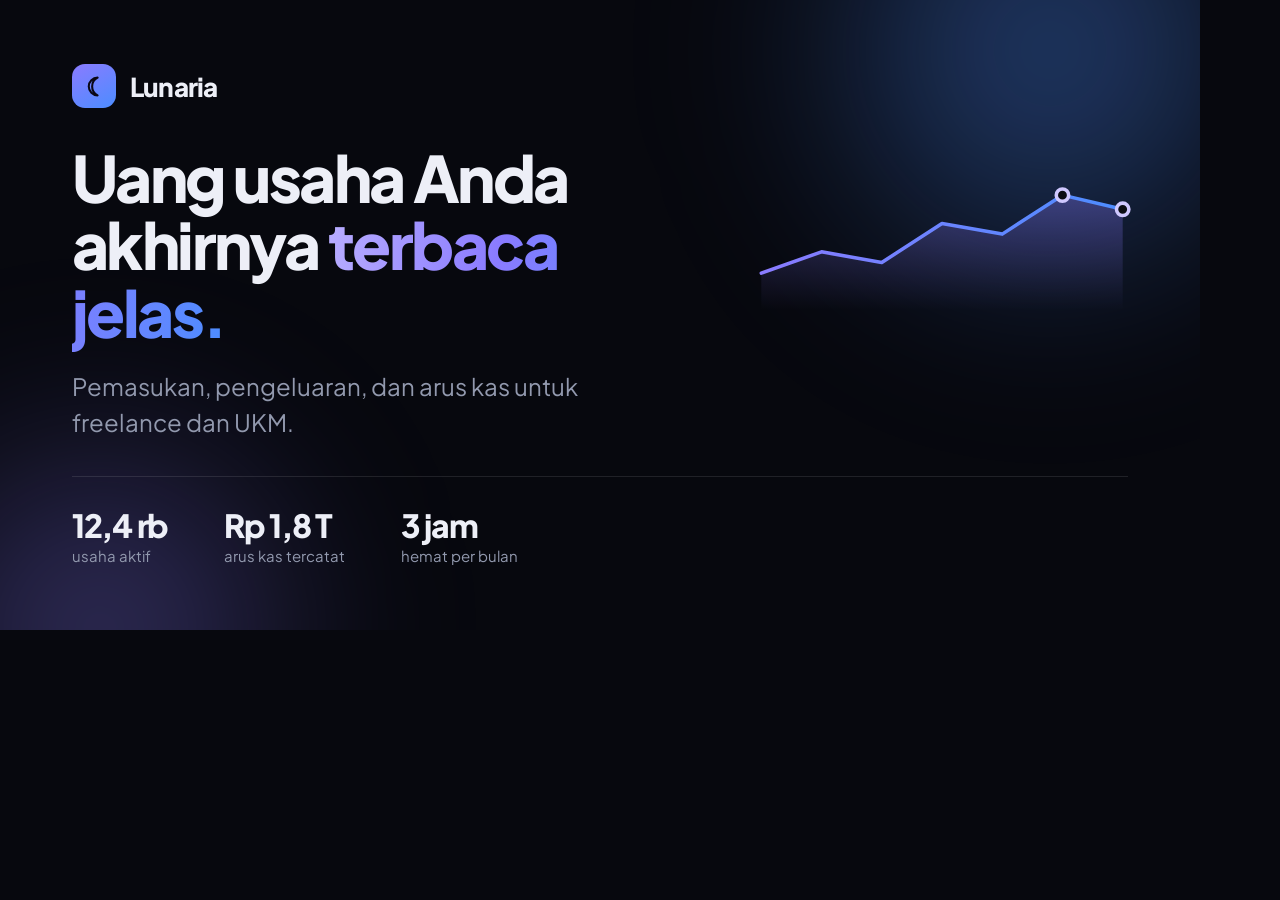
<file: og-cover.html>
<!DOCTYPE html>
<html lang="id">
<head>
<meta charset="utf-8">
<title>Lunaria — OG cover</title>
<style>
  @import url("https://fonts.googleapis.com/css2?family=Plus+Jakarta+Sans:wght@500;600;700;800&display=swap");
  * { box-sizing: border-box; margin: 0; }
  html, body { overflow: hidden; }
  body {
    width: 1200px; height: 630px; overflow: hidden;
    font-family: "Plus Jakarta Sans", sans-serif;
    background: #07080e; color: #edeff7; position: relative;
  }
  .glow { position: absolute; border-radius: 50%; filter: blur(80px); }
  .g1 { width: 620px; height: 620px; top: -260px; right: -160px; background: radial-gradient(circle, rgba(76,141,255,.45), transparent 68%); }
  .g2 { width: 520px; height: 520px; bottom: -260px; left: -160px; background: radial-gradient(circle, rgba(138,123,255,.4), transparent 70%); }
  .frame { position: relative; height: 100%; padding: 64px 72px; display: flex; flex-direction: column; justify-content: space-between; }
  .brand { display: flex; align-items: center; gap: 14px; font-size: 26px; font-weight: 800; letter-spacing: -.03em; }
  .mark { width: 44px; height: 44px; border-radius: 13px; background: linear-gradient(150deg,#8a7bff,#4c8dff); display: grid; place-items: center; }
  .mark svg { width: 25px; height: 25px; color: #0a0715; }
  h1 { font-size: 64px; line-height: 1.05; letter-spacing: -.04em; font-weight: 800; max-width: 12ch; }
  .grad { background: linear-gradient(100deg,#b9aeff,#8a7bff 45%,#4c8dff); -webkit-background-clip: text; background-clip: text; color: transparent; }
  p.sub { margin-top: 22px; font-size: 24px; color: #9299ae; max-width: 34ch; line-height: 1.5; }
  .stats { display: flex; gap: 56px; padding-top: 28px; border-top: 1px solid rgba(255,255,255,.1); }
  .stat b { display: block; font-size: 32px; letter-spacing: -.04em; font-weight: 800; }
  .stat span { font-size: 15px; color: #9299ae; }
  .chart { position: absolute; right: 72px; top: 150px; width: 372px; }
  .chart svg { width: 100%; height: 170px; overflow: visible; }
  .tag { display: inline-flex; align-items: center; gap: 8px; align-self: flex-start; padding: 8px 16px; border: 1px solid rgba(255,255,255,.14); border-radius: 999px; font-size: 16px; color: #c3c7d6; }
  .tag i { width: 8px; height: 8px; border-radius: 50%; background: #37d9a0; }
</style>
</head>
<body>
  <span class="glow g1"></span>
  <span class="glow g2"></span>
  <div class="frame">
    <div class="brand">
      <span class="mark">
        <svg viewBox="0 0 24 24" fill="none" stroke="currentColor" stroke-width="2" stroke-linecap="round" stroke-linejoin="round"><path d="M15 3.5a8.5 8.5 0 1 0 0 17 9.5 9.5 0 0 1 0-17z"/></svg>
      </span>
      Lunaria
    </div>

    <div>
      <h1>Uang usaha Anda<br>akhirnya <span class="grad">terbaca jelas.</span></h1>
      <p class="sub">Pemasukan, pengeluaran, dan arus kas untuk freelance dan UKM.</p>
    </div>

    <div class="stats">
      <div class="stat"><b>12,4 rb</b><span>usaha aktif</span></div>
      <div class="stat"><b>Rp 1,8 T</b><span>arus kas tercatat</span></div>
      <div class="stat"><b>3 jam</b><span>hemat per bulan</span></div>
    </div>
  </div>

  <div class="chart">
    <svg viewBox="0 0 420 170">
      <defs>
        <linearGradient id="l" x1="0" y1="0" x2="1" y2="0">
          <stop offset="0" stop-color="#8a7bff"/><stop offset="1" stop-color="#4c8dff"/>
        </linearGradient>
        <linearGradient id="a" x1="0" y1="0" x2="0" y2="1">
          <stop offset="0" stop-color="#8a7bff" stop-opacity=".34"/><stop offset="1" stop-color="#8a7bff" stop-opacity="0"/>
        </linearGradient>
      </defs>
      <path d="M6 128 L74 104 L142 116 L210 72 L278 84 L346 40 L414 56 L414 170 L6 170 Z" fill="url(#a)"/>
      <path d="M6 128 L74 104 L142 116 L210 72 L278 84 L346 40 L414 56" fill="none" stroke="url(#l)" stroke-width="4" stroke-linecap="round" stroke-linejoin="round"/>
      <circle cx="346" cy="40" r="7" fill="#0b0d14" stroke="#cfc8ff" stroke-width="4"/>
      <circle cx="414" cy="56" r="7" fill="#0b0d14" stroke="#cfc8ff" stroke-width="4"/>
    </svg>
  </div>
</body>
</html>
</file>
<file: styles.css>
/* ============================================================
   Lunaria — design tokens & shared styles
   Arah visual: "night ledger" — ink navy, aksen violet→biru,
   hairline sebagai struktur, angka tabular.
   ============================================================ */

:root {
  /* Palette */
  --ink: #07080e;
  --ink-2: #0a0c14;
  --surface: #0d1018;
  --raised: #12151f;
  --raised-2: #171b27;
  --border: rgba(255, 255, 255, 0.07);
  --border-strong: rgba(255, 255, 255, 0.13);
  --text: #edeff7;
  --text-soft: #c3c7d6;
  --muted: #9299ae;
  --accent: #8a7bff;
  --accent-2: #4c8dff;
  --accent-soft: rgba(138, 123, 255, 0.14);
  --income: #37d9a0;
  --expense: #ff7a8a;
  --warn: #ffc46b;

  /* Type */
  --font: "Plus Jakarta Sans", ui-sans-serif, system-ui, -apple-system, "Segoe UI", sans-serif;
  --fs-xs: 0.75rem;
  --fs-sm: 0.8125rem;
  --fs-base: 1rem;
  --fs-md: 1.0625rem;
  --fs-lg: 1.25rem;
  --fs-xl: 1.5rem;
  --fs-2xl: clamp(1.75rem, 3.2vw, 2.25rem);
  --fs-3xl: clamp(2rem, 4.4vw, 3rem);
  --fs-4xl: clamp(2.5rem, 6.2vw, 4.25rem);

  /* Space & shape */
  --gutter: 20px;
  --max: 1160px;
  --r-sm: 8px;
  --r-md: 12px;
  --r-lg: 18px;
  --r-pill: 999px;
  --shadow-soft: 0 24px 60px -30px rgba(0, 0, 0, 0.9);
  --shadow-lift: 0 30px 70px -34px rgba(90, 70, 255, 0.55);

  --ease: cubic-bezier(0.22, 0.68, 0.34, 1);
}

*,
*::before,
*::after {
  box-sizing: border-box;
}

html {
  scroll-behavior: smooth;
  -webkit-text-size-adjust: 100%;
}

body {
  margin: 0;
  background: var(--ink);
  color: var(--text);
  font-family: var(--font);
  font-size: var(--fs-base);
  line-height: 1.6;
  font-feature-settings: "ss01" on;
  -webkit-font-smoothing: antialiased;
  overflow-x: hidden;
}

h1,
h2,
h3,
h4 {
  margin: 0;
  font-weight: 700;
  letter-spacing: -0.025em;
  line-height: 1.12;
  text-wrap: balance;
}

p {
  margin: 0;
  text-wrap: pretty;
}

a {
  color: inherit;
  text-decoration: none;
}

button {
  font: inherit;
  color: inherit;
}

img,
svg {
  display: block;
  max-width: 100%;
}

ul,
ol {
  margin: 0;
  padding: 0;
  list-style: none;
}

:focus-visible {
  outline: 2px solid var(--accent);
  outline-offset: 3px;
  border-radius: 4px;
}

::selection {
  background: rgba(138, 123, 255, 0.32);
  color: #fff;
}

/* ---------- utilities ---------- */

.wrap {
  width: 100%;
  max-width: var(--max);
  margin-inline: auto;
  padding-inline: var(--gutter);
}

.sr-only {
  position: absolute;
  top: 0;
  left: 0;
  width: 1px;
  height: 1px;
  padding: 0;
  margin: -1px;
  overflow: hidden;
  clip: rect(0 0 0 0);
  clip-path: inset(50%);
  white-space: nowrap;
  border: 0;
}

.skip-link {
  position: absolute;
  top: -60px;
  left: 16px;
  z-index: 100;
  background: var(--accent);
  color: #0b0716;
  padding: 10px 16px;
  border-radius: var(--r-sm);
  font-weight: 700;
  transition: top 0.2s var(--ease);
}

.skip-link:focus {
  top: 12px;
}

.tabular {
  font-variant-numeric: tabular-nums;
  font-feature-settings: "tnum" 1;
}

.grad-text {
  background: linear-gradient(100deg, #b9aeff 0%, #8a7bff 38%, #4c8dff 100%);
  -webkit-background-clip: text;
  background-clip: text;
  color: transparent;
}

/* ---------- buttons ---------- */

.btn {
  --btn-bg: var(--raised);
  --btn-fg: var(--text);
  display: inline-flex;
  align-items: center;
  justify-content: center;
  gap: 8px;
  min-height: 44px;
  padding: 0 20px;
  border: 1px solid var(--border-strong);
  border-radius: var(--r-pill);
  background: var(--btn-bg);
  color: var(--btn-fg);
  font-size: var(--fs-base);
  font-weight: 600;
  letter-spacing: -0.01em;
  cursor: pointer;
  transition: transform 0.16s var(--ease), box-shadow 0.2s var(--ease),
    background-color 0.2s var(--ease), border-color 0.2s var(--ease);
}

.btn:hover {
  transform: translateY(-1px);
  border-color: rgba(255, 255, 255, 0.22);
}

.btn:active {
  transform: translateY(1px) scale(0.99);
}

.btn--primary {
  background: linear-gradient(135deg, #8a7bff 0%, #5f7dff 55%, #4c8dff 100%);
  border-color: transparent;
  color: #080613;
  font-weight: 700;
  box-shadow: 0 12px 34px -16px rgba(124, 108, 255, 0.9);
}

.btn--primary:hover {
  box-shadow: 0 18px 44px -18px rgba(124, 108, 255, 1);
}

.btn--ghost {
  background: transparent;
  border-color: var(--border);
}

.btn--ghost:hover {
  background: rgba(255, 255, 255, 0.04);
}

.btn--sm {
  min-height: 38px;
  padding: 0 14px;
  font-size: var(--fs-sm);
}

.btn--block {
  width: 100%;
}

.btn svg {
  width: 18px;
  height: 18px;
  stroke-width: 1.9;
}

/* ---------- header / nav ---------- */

.site-header {
  position: sticky;
  top: 0;
  z-index: 50;
  backdrop-filter: blur(14px);
  background: color-mix(in srgb, var(--ink) 78%, transparent);
  border-bottom: 1px solid transparent;
  transition: border-color 0.3s var(--ease), background-color 0.3s var(--ease);
}

.site-header.is-stuck {
  border-bottom-color: var(--border);
}

.nav {
  display: flex;
  align-items: center;
  gap: 16px;
  height: 68px;
}

.brand {
  display: inline-flex;
  align-items: center;
  gap: 10px;
  font-weight: 800;
  font-size: 1.125rem;
  letter-spacing: -0.03em;
}

.brand__mark {
  width: 30px;
  height: 30px;
  border-radius: 9px;
  display: grid;
  place-items: center;
  background: linear-gradient(150deg, #8a7bff, #4c8dff);
  box-shadow: inset 0 1px 0 rgba(255, 255, 255, 0.35);
}

.brand__mark svg {
  width: 17px;
  height: 17px;
  color: #0a0715;
  stroke-width: 2.1;
}

.nav__links {
  display: none;
  gap: 4px;
  margin-inline: auto;
}

.nav__links a {
  padding: 8px 12px;
  border-radius: var(--r-sm);
  color: var(--text-soft);
  font-size: var(--fs-sm);
  font-weight: 500;
  transition: color 0.18s var(--ease), background-color 0.18s var(--ease);
}

.nav__links a:hover {
  color: var(--text);
  background: rgba(255, 255, 255, 0.05);
}

.nav__actions {
  display: flex;
  align-items: center;
  gap: 8px;
  margin-left: auto;
}

.nav__actions .btn--ghost {
  display: none;
}

.nav-toggle {
  display: inline-grid;
  place-items: center;
  width: 44px;
  height: 44px;
  border-radius: var(--r-sm);
  border: 1px solid var(--border);
  background: transparent;
  cursor: pointer;
}

.nav-toggle svg {
  width: 20px;
  height: 20px;
}

.mobile-menu {
  display: grid;
  gap: 2px;
  padding: 8px 0 18px;
  border-top: 1px solid var(--border);
}

.mobile-menu[hidden] {
  display: none;
}

.mobile-menu a {
  padding: 12px 4px;
  color: var(--text-soft);
  font-weight: 500;
  border-bottom: 1px solid var(--border);
}

.mobile-menu a:last-child {
  border-bottom: 0;
}

@media (min-width: 900px) {
  .nav__links {
    display: flex;
  }
  .nav__actions {
    margin-left: 0;
  }
  .nav__actions .btn--ghost {
    display: inline-flex;
  }
  .nav-toggle {
    display: none;
  }
  .mobile-menu {
    display: none !important;
  }
}

/* ---------- hero ---------- */

.hero {
  position: relative;
  padding: 56px 0 40px;
  overflow: hidden;
}

.hero__glow {
  position: absolute;
  pointer-events: none;
  border-radius: 50%;
  filter: blur(70px);
  opacity: 0.55;
}

.hero__glow--a {
  width: 420px;
  height: 420px;
  top: -160px;
  right: -120px;
  background: radial-gradient(circle, rgba(76, 141, 255, 0.5), transparent 68%);
}

.hero__glow--b {
  width: 380px;
  height: 380px;
  bottom: -180px;
  left: -140px;
  background: radial-gradient(circle, rgba(138, 123, 255, 0.42), transparent 70%);
}

.hero__grid {
  position: relative;
  display: grid;
  gap: 44px;
}

.hero__badge {
  display: inline-flex;
  align-items: center;
  gap: 8px;
  padding: 6px 12px 6px 8px;
  border: 1px solid var(--border-strong);
  border-radius: var(--r-pill);
  background: rgba(255, 255, 255, 0.03);
  color: var(--text-soft);
  font-size: var(--fs-xs);
  font-weight: 500;
}

.hero__badge b {
  background: var(--accent-soft);
  color: #c9c1ff;
  padding: 2px 8px;
  border-radius: var(--r-pill);
  font-size: 0.6875rem;
  letter-spacing: 0.01em;
}

.hero h1 {
  margin-top: 20px;
  font-size: var(--fs-4xl);
  font-weight: 800;
  letter-spacing: -0.038em;
  line-height: 1.03;
}

.hero__lede {
  margin-top: 20px;
  max-width: 34ch;
  color: var(--muted);
  font-size: var(--fs-md);
  line-height: 1.65;
}

.hero__cta {
  display: flex;
  flex-wrap: wrap;
  gap: 10px;
  margin-top: 28px;
}

.hero__note {
  margin-top: 16px;
  color: var(--muted);
  font-size: var(--fs-sm);
  display: flex;
  align-items: center;
  gap: 8px;
}

.hero__note svg {
  width: 15px;
  height: 15px;
  color: var(--income);
}

/* hero visual */
.hero__visual {
  position: relative;
}

.app-frame {
  position: relative;
  border: 1px solid var(--border-strong);
  border-radius: var(--r-lg);
  background: linear-gradient(180deg, var(--raised), var(--surface));
  box-shadow: var(--shadow-soft), var(--shadow-lift);
  overflow: hidden;
}

.app-frame__bar {
  display: flex;
  align-items: center;
  gap: 6px;
  padding: 10px 14px;
  border-bottom: 1px solid var(--border);
  background: rgba(255, 255, 255, 0.02);
}

.app-frame__bar span {
  width: 8px;
  height: 8px;
  border-radius: 50%;
  background: rgba(255, 255, 255, 0.14);
}

.app-frame__bar p {
  margin-left: 8px;
  font-size: 0.6875rem;
  color: var(--muted);
  letter-spacing: 0.01em;
}

.app-frame__body {
  padding: 18px;
  display: grid;
  gap: 14px;
}

.mini-stats {
  display: grid;
  grid-template-columns: repeat(2, minmax(0, 1fr));
  gap: 10px;
}

.mini-stat {
  border: 1px solid var(--border);
  border-radius: var(--r-md);
  padding: 12px;
  background: rgba(255, 255, 255, 0.02);
}

.mini-stat__label {
  color: var(--muted);
  font-size: 0.6875rem;
  font-weight: 500;
}

.mini-stat__value {
  margin-top: 4px;
  font-size: 1.0625rem;
  font-weight: 700;
  letter-spacing: -0.03em;
}

.mini-stat__delta {
  margin-top: 2px;
  font-size: 0.6875rem;
  font-weight: 600;
  color: var(--income);
}

.mini-stat__delta.is-down {
  color: var(--expense);
}

.mini-chart {
  border: 1px solid var(--border);
  border-radius: var(--r-md);
  padding: 14px;
  background: rgba(255, 255, 255, 0.015);
}

.mini-chart__head {
  display: flex;
  align-items: baseline;
  justify-content: space-between;
  gap: 8px;
  margin-bottom: 10px;
}

.mini-chart__head p {
  font-size: 0.75rem;
  font-weight: 600;
}

.mini-chart__head span {
  font-size: 0.6875rem;
  color: var(--muted);
}

.mini-chart svg {
  width: 100%;
  height: 96px;
  overflow: visible;
}

.mini-chart .area {
  fill: url(#heroArea);
}

.mini-chart .line {
  fill: none;
  stroke: url(#heroLine);
  stroke-width: 2.4;
  stroke-linecap: round;
  stroke-linejoin: round;
  stroke-dasharray: 620;
  stroke-dashoffset: 620;
  animation: draw 1.6s 0.35s var(--ease) forwards;
}

.mini-chart .dot {
  fill: #cfc8ff;
  opacity: 0;
  animation: fade 0.5s 1.75s var(--ease) forwards;
}

@keyframes draw {
  to {
    stroke-dashoffset: 0;
  }
}

@keyframes fade {
  to {
    opacity: 1;
  }
}

.float-card {
  position: absolute;
  right: -6px;
  bottom: -26px;
  display: flex;
  align-items: center;
  gap: 10px;
  padding: 12px 14px;
  border-radius: var(--r-md);
  border: 1px solid var(--border-strong);
  background: color-mix(in srgb, var(--raised-2) 92%, transparent);
  backdrop-filter: blur(10px);
  box-shadow: var(--shadow-soft);
}

.float-card__icon {
  width: 32px;
  height: 32px;
  border-radius: 9px;
  display: grid;
  place-items: center;
  background: rgba(55, 217, 160, 0.14);
  color: var(--income);
}

.float-card__icon svg {
  width: 16px;
  height: 16px;
}

.float-card p {
  font-size: 0.6875rem;
  color: var(--muted);
}

.float-card strong {
  display: block;
  font-size: 0.8125rem;
  letter-spacing: -0.01em;
}

@media (min-width: 900px) {
  .hero {
    padding: 88px 0 64px;
  }
  .hero__grid {
    grid-template-columns: minmax(0, 0.92fr) minmax(0, 1.08fr);
    align-items: center;
    gap: 56px;
  }
  .hero__lede {
    font-size: 1.125rem;
  }
  .app-frame__body {
    padding: 22px;
  }
  .mini-stats {
    grid-template-columns: repeat(3, minmax(0, 1fr));
  }
  .mini-chart svg {
    height: 130px;
  }
  .float-card {
    right: -22px;
    bottom: 26px;
  }
}

/* ---------- partner strip ---------- */

.partners {
  padding: 28px 0 8px;
  border-top: 1px solid var(--border);
}

.partners p {
  color: var(--muted);
  font-size: var(--fs-sm);
}

.partners ul {
  display: flex;
  flex-wrap: wrap;
  align-items: center;
  gap: 12px 28px;
  margin-top: 18px;
}

.partners li {
  font-weight: 700;
  font-size: 1.0625rem;
  letter-spacing: -0.03em;
  color: #b6bccd;
  opacity: 0.72;
  transition: opacity 0.2s var(--ease);
}

.partners li:hover {
  opacity: 1;
}

.partners li:nth-child(2) {
  font-weight: 500;
  letter-spacing: 0.02em;
}

.partners li:nth-child(3) {
  font-weight: 800;
  letter-spacing: -0.05em;
}

.partners li:nth-child(4) {
  font-weight: 600;
  font-style: italic;
}

.partners li:nth-child(5) {
  font-weight: 500;
  letter-spacing: 0.06em;
  font-size: 0.9375rem;
}

/* ---------- section scaffolding ---------- */

.section {
  padding: 72px 0;
}

.section--tight {
  padding: 48px 0;
}

.section__head {
  max-width: 56ch;
}

.section__head h2 {
  font-size: var(--fs-3xl);
  letter-spacing: -0.034em;
}

.section__head p {
  margin-top: 14px;
  color: var(--muted);
  font-size: var(--fs-md);
  max-width: 52ch;
}

@media (min-width: 900px) {
  .section {
    padding: 104px 0;
  }
}

/* ---------- statement ---------- */

.statement {
  border-block: 1px solid var(--border);
  background:
    radial-gradient(900px 320px at 80% 0%, rgba(138, 123, 255, 0.09), transparent 70%),
    var(--ink-2);
}

.statement__grid {
  display: grid;
  gap: 28px;
}

.statement h2 {
  font-size: var(--fs-2xl);
  font-weight: 600;
  letter-spacing: -0.03em;
  line-height: 1.3;
  max-width: 26ch;
}

.statement h2 em {
  font-style: normal;
  color: var(--accent);
}

.statement__list {
  display: grid;
  gap: 0;
}

.statement__list li {
  display: flex;
  gap: 12px;
  padding: 14px 0;
  border-top: 1px solid var(--border);
  color: var(--text-soft);
  font-size: 0.9375rem;
}

.statement__list li:first-child {
  border-top: 0;
  padding-top: 0;
}

.statement__list svg {
  flex: none;
  width: 18px;
  height: 18px;
  margin-top: 3px;
  color: var(--income);
  stroke-width: 2.2;
}

@media (min-width: 900px) {
  .statement__grid {
    grid-template-columns: 1.1fr 0.9fr;
    gap: 72px;
    align-items: start;
  }
  .statement h2 {
    font-size: clamp(1.6rem, 2.6vw, 2.15rem);
  }
}

/* ---------- features (asymmetric hairline grid) ---------- */

.features {
  display: grid;
  gap: 0;
  margin-top: 44px;
  border-top: 1px solid var(--border);
}

.feature {
  padding: 26px 0;
  border-bottom: 1px solid var(--border);
  transition: background-color 0.25s var(--ease);
}

.feature__icon {
  width: 38px;
  height: 38px;
  border-radius: 10px;
  display: grid;
  place-items: center;
  border: 1px solid var(--border-strong);
  background: linear-gradient(160deg, rgba(138, 123, 255, 0.2), rgba(76, 141, 255, 0.06));
  color: #c6beff;
  margin-bottom: 14px;
}

.feature__icon svg {
  width: 19px;
  height: 19px;
  stroke-width: 1.7;
}

.feature h3 {
  font-size: 1.0625rem;
  letter-spacing: -0.02em;
}

.feature p {
  margin-top: 8px;
  color: var(--muted);
  font-size: 0.9375rem;
  line-height: 1.62;
  max-width: 42ch;
}

.feature__meta {
  margin-top: 14px;
  display: inline-flex;
  align-items: center;
  gap: 6px;
  font-size: var(--fs-xs);
  font-weight: 600;
  color: #a9a1ff;
}

.feature__meta svg {
  width: 14px;
  height: 14px;
}

@media (min-width: 760px) {
  .features {
    grid-template-columns: repeat(2, minmax(0, 1fr));
    column-gap: 48px;
  }
  .feature:nth-last-child(1):nth-child(odd) {
    grid-column: 1 / -1;
  }
}

@media (min-width: 1000px) {
  .features {
    grid-template-columns: repeat(3, minmax(0, 1fr));
  }
  .feature {
    padding: 30px 26px 30px 0;
  }
  .feature:not(:nth-child(3n)) {
    border-right: 1px solid var(--border);
    padding-right: 30px;
  }
  .feature:nth-child(3n + 2),
  .feature:nth-child(3n + 3) {
    padding-left: 30px;
  }
}

/* ---------- proof numbers ---------- */

.proof {
  display: grid;
  gap: 22px;
  padding: 32px 0;
  border-block: 1px solid var(--border);
}

.proof div {
  display: grid;
  gap: 4px;
}

.proof b {
  font-size: clamp(1.75rem, 3.4vw, 2.5rem);
  font-weight: 800;
  letter-spacing: -0.045em;
  font-variant-numeric: tabular-nums;
  line-height: 1;
}

.proof span {
  color: var(--muted);
  font-size: var(--fs-sm);
  max-width: 28ch;
}

@media (min-width: 800px) {
  .proof {
    grid-template-columns: repeat(3, minmax(0, 1fr));
    gap: 0;
  }
  .proof div + div {
    border-left: 1px solid var(--border);
    padding-left: 32px;
  }
}

/* ---------- testimonials ---------- */

.quotes {
  display: grid;
  gap: 16px;
  margin-top: 40px;
}

.quote {
  display: flex;
  flex-direction: column;
  gap: 18px;
  padding: 24px;
  border: 1px solid var(--border);
  border-radius: var(--r-lg);
  background: linear-gradient(180deg, rgba(255, 255, 255, 0.028), transparent);
}

.quote blockquote {
  margin: 0;
  font-size: 1.0625rem;
  line-height: 1.6;
  color: var(--text-soft);
}

.quote blockquote strong {
  color: var(--text);
  font-weight: 600;
}

.quote footer {
  display: flex;
  align-items: center;
  gap: 12px;
  margin-top: auto;
}

.avatar {
  width: 38px;
  height: 38px;
  flex: none;
  border-radius: 50%;
  display: grid;
  place-items: center;
  font-size: 0.8125rem;
  font-weight: 700;
  color: #0b0716;
  background: linear-gradient(140deg, #b3a8ff, #6f9dff);
}

.avatar--b {
  background: linear-gradient(140deg, #9ef0cf, #4bb8ff);
}

.avatar--c {
  background: linear-gradient(140deg, #ffd6a5, #ff9d8a);
}

.quote cite {
  font-style: normal;
  font-size: var(--fs-sm);
  font-weight: 600;
  line-height: 1.35;
}

.quote cite span {
  display: block;
  color: var(--muted);
  font-weight: 400;
  font-size: var(--fs-xs);
}

@media (min-width: 860px) {
  .quotes {
    grid-template-columns: repeat(3, minmax(0, 1fr));
    gap: 20px;
  }
}

/* ---------- pricing ---------- */

.pricing {
  display: grid;
  gap: 16px;
  margin-top: 44px;
  align-items: start;
}

.plan {
  position: relative;
  display: flex;
  flex-direction: column;
  gap: 18px;
  padding: 26px 22px;
  border: 1px solid var(--border);
  border-radius: var(--r-lg);
  background: var(--surface);
}

.plan--featured {
  border-color: rgba(138, 123, 255, 0.45);
  background:
    radial-gradient(600px 200px at 50% 0%, rgba(138, 123, 255, 0.16), transparent 70%),
    var(--raised);
  box-shadow: var(--shadow-lift);
}

.plan__tag {
  position: absolute;
  top: -11px;
  left: 22px;
  padding: 3px 10px;
  border-radius: var(--r-pill);
  background: linear-gradient(120deg, #8a7bff, #4c8dff);
  color: #0a0714;
  font-size: 0.6875rem;
  font-weight: 700;
}

.plan h3 {
  font-size: 1.0625rem;
}

.plan__price {
  display: flex;
  align-items: baseline;
  gap: 6px;
}

.plan__price b {
  font-size: 2.25rem;
  font-weight: 800;
  letter-spacing: -0.045em;
  font-variant-numeric: tabular-nums;
}

.plan__price span {
  color: var(--muted);
  font-size: var(--fs-sm);
}

.plan__desc {
  color: var(--muted);
  font-size: var(--fs-sm);
  min-height: 2.9em;
}

.plan ul {
  display: grid;
  gap: 10px;
  padding-top: 18px;
  border-top: 1px solid var(--border);
}

.plan li {
  display: flex;
  gap: 9px;
  font-size: 0.9375rem;
  color: var(--text-soft);
}

.plan li svg {
  flex: none;
  width: 16px;
  height: 16px;
  margin-top: 4px;
  color: var(--income);
  stroke-width: 2.4;
}

.plan li.is-off {
  color: var(--muted);
}

.plan li.is-off svg {
  color: #5c6379;
}

@media (min-width: 880px) {
  .pricing {
    grid-template-columns: repeat(3, minmax(0, 1fr));
    gap: 20px;
  }
  .plan--featured {
    transform: translateY(-10px);
  }
}

/* ---------- FAQ ---------- */

.faq {
  display: grid;
  gap: 0;
  margin-top: 36px;
  border-top: 1px solid var(--border);
}

.faq__item {
  border-bottom: 1px solid var(--border);
}

.faq__btn {
  width: 100%;
  display: flex;
  align-items: center;
  justify-content: space-between;
  gap: 16px;
  padding: 20px 0;
  background: none;
  border: 0;
  text-align: left;
  font-size: 1rem;
  font-weight: 600;
  letter-spacing: -0.01em;
  cursor: pointer;
}

.faq__btn:hover {
  color: #cfc8ff;
}

.faq__btn svg {
  flex: none;
  width: 18px;
  height: 18px;
  color: var(--muted);
  transition: transform 0.25s var(--ease), color 0.2s var(--ease);
}

.faq__btn[aria-expanded="true"] svg {
  transform: rotate(45deg);
  color: var(--accent);
}

.faq__panel {
  overflow: hidden;
  height: 0;
  transition: height 0.28s var(--ease);
}

.faq__panel p {
  padding-bottom: 22px;
  color: var(--muted);
  font-size: 0.9375rem;
  line-height: 1.65;
  max-width: 62ch;
}

.faq__panel a {
  color: #c1b9ff;
  text-decoration: underline;
  text-underline-offset: 3px;
}

@media (min-width: 900px) {
  .faq {
    max-width: 760px;
  }
}

/* ---------- final CTA ---------- */

.final-cta {
  position: relative;
  overflow: hidden;
  margin: 24px 0 0;
  border: 1px solid var(--border-strong);
  border-radius: 24px;
  padding: 40px 24px;
  background:
    radial-gradient(500px 240px at 15% 0%, rgba(138, 123, 255, 0.22), transparent 70%),
    radial-gradient(500px 260px at 95% 110%, rgba(76, 141, 255, 0.2), transparent 70%),
    var(--raised);
  text-align: center;
}

.final-cta h2 {
  font-size: var(--fs-2xl);
  max-width: 24ch;
  margin-inline: auto;
}

.final-cta p {
  margin: 12px auto 0;
  color: var(--muted);
  max-width: 44ch;
}

.final-cta .hero__cta {
  justify-content: center;
}

@media (min-width: 900px) {
  .final-cta {
    padding: 64px 40px;
  }
}

/* ---------- footer ---------- */

.site-footer {
  margin-top: 72px;
  padding: 44px 0 32px;
  border-top: 1px solid var(--border);
}

.footer__grid {
  display: grid;
  gap: 32px;
}

.footer__brand p {
  margin-top: 14px;
  color: var(--muted);
  font-size: var(--fs-sm);
  max-width: 30ch;
}

.footer__cols {
  display: grid;
  grid-template-columns: repeat(2, minmax(0, 1fr));
  gap: 28px;
}

.footer__cols h3 {
  font-size: var(--fs-xs);
  font-weight: 600;
  color: var(--muted);
  letter-spacing: 0.02em;
  margin-bottom: 12px;
}

.footer__cols ul {
  display: grid;
  gap: 9px;
}

.footer__cols a {
  font-size: var(--fs-sm);
  color: var(--text-soft);
  transition: color 0.18s var(--ease);
}

.footer__cols a:hover {
  color: var(--accent);
}

.footer__bottom {
  display: flex;
  flex-wrap: wrap;
  align-items: center;
  justify-content: space-between;
  gap: 12px;
  margin-top: 40px;
  padding-top: 22px;
  border-top: 1px solid var(--border);
  color: var(--muted);
  font-size: var(--fs-xs);
}

.footer__bottom ul {
  display: flex;
  gap: 18px;
}

.footer__bottom a:hover {
  color: var(--text);
}

@media (min-width: 860px) {
  .footer__grid {
    grid-template-columns: 1.1fr 1.4fr;
    gap: 56px;
  }
  .footer__cols {
    grid-template-columns: repeat(3, minmax(0, 1fr));
  }
}

/* ---------- reveal on scroll ---------- */

.reveal {
  opacity: 0;
  transform: translateY(18px);
  transition: opacity 0.6s var(--ease), transform 0.6s var(--ease);
  transition-delay: var(--reveal-delay, 0ms);
}

.reveal.is-in {
  opacity: 1;
  transform: none;
}

@media (prefers-reduced-motion: reduce) {
  html {
    scroll-behavior: auto;
  }
  *,
  *::before,
  *::after {
    animation-duration: 0.001ms !important;
    animation-delay: 0ms !important;
    transition-duration: 0.001ms !important;
  }
  .reveal {
    opacity: 1;
    transform: none;
  }
  .mini-chart .line {
    stroke-dashoffset: 0;
  }
  .mini-chart .dot {
    opacity: 1;
  }
}
</file>
<file: dashboard.css>
/* Lunaria — dashboard demo styles (melanjutkan token dari styles.css) */

/* ---------- app shell ---------- */

.app {
  display: grid;
  grid-template-columns: 1fr;
  min-height: 100vh;
}

.sidebar {
  display: none;
  flex-direction: column;
  gap: 6px;
  padding: 18px 14px;
  border-right: 1px solid var(--border);
  background: var(--ink-2);
}

.sidebar__brand {
  padding: 4px 6px 18px;
}

.sidebar__label {
  margin: 18px 8px 8px;
  color: #848b9f;
  font-size: 0.6875rem;
  font-weight: 600;
  letter-spacing: 0.04em;
}

.side-link {
  display: flex;
  align-items: center;
  gap: 10px;
  padding: 9px 10px;
  min-height: 40px;
  border-radius: var(--r-sm);
  color: var(--text-soft);
  font-size: 0.875rem;
  font-weight: 500;
  transition: background-color 0.16s var(--ease), color 0.16s var(--ease);
}

.side-link svg {
  width: 17px;
  height: 17px;
  stroke-width: 1.7;
  color: var(--muted);
  transition: color 0.16s var(--ease);
}

.side-link:hover {
  background: rgba(255, 255, 255, 0.04);
  color: var(--text);
}

.side-link[aria-current="page"] {
  background: var(--accent-soft);
  color: #d3cdff;
}

.side-link[aria-current="page"] svg {
  color: #a99dff;
}

.side-link__count {
  margin-left: auto;
  font-size: 0.6875rem;
  font-weight: 700;
  color: var(--muted);
  background: rgba(255, 255, 255, 0.06);
  padding: 1px 7px;
  border-radius: var(--r-pill);
}

.sidebar__foot {
  margin-top: auto;
  padding: 14px 12px;
  border: 1px solid var(--border);
  border-radius: var(--r-md);
  background: linear-gradient(160deg, rgba(138, 123, 255, 0.16), transparent);
}

.sidebar__foot p {
  font-size: var(--fs-xs);
  color: var(--muted);
  line-height: 1.5;
}

.sidebar__foot strong {
  display: block;
  color: var(--text);
  font-size: 0.8125rem;
  margin-bottom: 2px;
}

.sidebar__foot .btn {
  margin-top: 10px;
  min-height: 40px;
  font-size: var(--fs-xs);
}

/* ---------- topbar ---------- */

.main {
  min-width: 0;
  padding-bottom: 88px;
}

.topbar {
  position: sticky;
  top: 0;
  z-index: 30;
  display: flex;
  align-items: center;
  gap: 12px;
  padding: 12px var(--gutter);
  border-bottom: 1px solid var(--border);
  background: color-mix(in srgb, var(--ink) 86%, transparent);
  backdrop-filter: blur(14px);
}

.topbar__title {
  min-width: 0;
}

.topbar__title h1 {
  font-size: 1rem;
  letter-spacing: -0.02em;
  white-space: nowrap;
  overflow: hidden;
  text-overflow: ellipsis;
}

.topbar__title p {
  color: var(--muted);
  font-size: var(--fs-xs);
}

.topbar__actions {
  display: flex;
  align-items: center;
  gap: 8px;
  margin-left: auto;
}

.icon-btn {
  display: inline-grid;
  place-items: center;
  width: 40px;
  height: 40px;
  border-radius: var(--r-sm);
  border: 1px solid var(--border);
  background: transparent;
  color: var(--text-soft);
  cursor: pointer;
  transition: background-color 0.16s var(--ease), color 0.16s var(--ease);
}

.icon-btn:hover {
  background: rgba(255, 255, 255, 0.05);
  color: var(--text);
}

.icon-btn svg {
  width: 18px;
  height: 18px;
}

.avatar-chip {
  display: flex;
  align-items: center;
  gap: 8px;
  padding: 4px 10px 4px 4px;
  border: 1px solid var(--border);
  border-radius: var(--r-pill);
}

.avatar-chip .avatar {
  width: 28px;
  height: 28px;
  font-size: 0.6875rem;
}

.avatar-chip span {
  display: none;
  font-size: var(--fs-sm);
  font-weight: 600;
}

.content {
  padding: 22px var(--gutter) 0;
  max-width: 1240px;
  margin-inline: auto;
}

/* ---------- summary cards ---------- */

.summary {
  display: grid;
  gap: 12px;
}

.card {
  border: 1px solid var(--border);
  border-radius: var(--r-md);
  background: var(--surface);
}

.summary .card {
  padding: 16px;
  position: relative;
  overflow: hidden;
}

.summary .card::after {
  content: "";
  position: absolute;
  inset: 0;
  pointer-events: none;
  background: radial-gradient(280px 120px at 100% 0%, rgba(138, 123, 255, 0.1), transparent 70%);
}

.card__label {
  display: flex;
  align-items: center;
  gap: 7px;
  color: var(--muted);
  font-size: var(--fs-xs);
  font-weight: 500;
}

.card__label svg {
  width: 14px;
  height: 14px;
}

.card__value {
  margin-top: 8px;
  font-size: clamp(1.35rem, 3.4vw, 1.6rem);
  font-weight: 700;
  letter-spacing: -0.04em;
  font-variant-numeric: tabular-nums;
  line-height: 1.1;
}

.card__foot {
  margin-top: 6px;
  display: flex;
  align-items: center;
  gap: 6px;
  font-size: var(--fs-xs);
  color: var(--muted);
}

.pill-delta {
  display: inline-flex;
  align-items: center;
  gap: 3px;
  padding: 1px 7px;
  border-radius: var(--r-pill);
  font-weight: 700;
  font-size: 0.6875rem;
  background: rgba(55, 217, 160, 0.12);
  color: var(--income);
}

.pill-delta.is-down {
  background: rgba(255, 122, 138, 0.12);
  color: var(--expense);
}

.pill-delta svg {
  width: 11px;
  height: 11px;
  stroke-width: 2.6;
}

@media (min-width: 640px) {
  .summary {
    grid-template-columns: repeat(2, minmax(0, 1fr));
  }
}

@media (min-width: 1080px) {
  .summary {
    grid-template-columns: repeat(4, minmax(0, 1fr));
    gap: 14px;
  }
}

/* ---------- panels ---------- */

.grid-2 {
  display: grid;
  gap: 14px;
  margin-top: 14px;
}

.panel {
  padding: 18px;
  min-width: 0;
}

.panel__head {
  display: flex;
  align-items: flex-start;
  justify-content: space-between;
  gap: 12px;
  flex-wrap: wrap;
  margin-bottom: 16px;
}

.panel__head h2 {
  font-size: 0.9375rem;
  letter-spacing: -0.02em;
}

.panel__head p {
  color: var(--muted);
  font-size: var(--fs-xs);
  margin-top: 2px;
}

.segmented {
  display: inline-flex;
  padding: 3px;
  border: 1px solid var(--border);
  border-radius: var(--r-pill);
  background: rgba(255, 255, 255, 0.02);
}

.segmented button {
  min-height: 36px;
  padding: 0 12px;
  border: 0;
  border-radius: var(--r-pill);
  background: transparent;
  color: var(--muted);
  font-size: var(--fs-xs);
  font-weight: 600;
  cursor: pointer;
  transition: background-color 0.16s var(--ease), color 0.16s var(--ease);
}

.segmented button[aria-pressed="true"] {
  background: var(--raised-2);
  color: var(--text);
}

/* ---------- chart ---------- */

.chart {
  position: relative;
}

.chart svg {
  display: block;
  width: 100%;
  overflow: visible;
}

.chart .grid-line {
  stroke: rgba(255, 255, 255, 0.06);
  stroke-width: 1;
}

.chart .axis-label {
  fill: #7d849a;
  font-size: 10px;
  font-family: var(--font);
}

.chart .bar,
.chart .net-line,
.chart .net-dot {
  pointer-events: none;
}

.chart .bar {
  transform-box: fill-box;
  transform-origin: bottom;
  animation: barGrow 0.55s var(--ease) both;
  transition: opacity 0.15s var(--ease);
}

.chart .bar:hover {
  opacity: 0.78;
}

@keyframes barGrow {
  from {
    transform: scaleY(0);
  }
}

.chart .net-line,
.chart .net-dot {
  animation: chartFade 0.5s 0.3s var(--ease) both;
}

@keyframes chartFade {
  from {
    opacity: 0;
  }
}

.chart .net-line {
  fill: none;
  stroke: #cfc8ff;
  stroke-width: 2;
  stroke-linecap: round;
  stroke-linejoin: round;
}

.chart .net-dot {
  fill: #0b0d14;
  stroke: #cfc8ff;
  stroke-width: 2;
}

.chart__legend {
  display: flex;
  flex-wrap: wrap;
  gap: 14px;
  margin-top: 12px;
  font-size: var(--fs-xs);
  color: var(--muted);
}

.chart__legend span {
  display: inline-flex;
  align-items: center;
  gap: 6px;
}

.swatch {
  width: 9px;
  height: 9px;
  border-radius: 3px;
}

.swatch--in {
  background: linear-gradient(180deg, #8a7bff, #5f7dff);
}

.swatch--out {
  background: rgba(255, 255, 255, 0.24);
}

.swatch--net {
  background: #cfc8ff;
  border-radius: 50%;
}

.chart__tip {
  position: absolute;
  z-index: 5;
  pointer-events: none;
  padding: 8px 10px;
  border-radius: var(--r-sm);
  border: 1px solid var(--border-strong);
  background: var(--raised-2);
  box-shadow: var(--shadow-soft);
  font-size: var(--fs-xs);
  line-height: 1.5;
  opacity: 0;
  transform: translate(-50%, -100%);
  transition: opacity 0.12s var(--ease);
  white-space: nowrap;
}

.chart__tip.is-on {
  opacity: 1;
}

.chart__tip b {
  display: block;
  font-size: var(--fs-sm);
}

.chart__tip i {
  font-style: normal;
  color: var(--income);
}

.chart__tip em {
  font-style: normal;
  color: var(--expense);
}

/* ---------- breakdown ---------- */

.breakdown {
  display: grid;
  gap: 14px;
}

.breakdown__row {
  display: grid;
  gap: 6px;
}

.breakdown__top {
  display: flex;
  align-items: baseline;
  justify-content: space-between;
  gap: 10px;
  font-size: var(--fs-sm);
}

.breakdown__top span {
  color: var(--text-soft);
}

.breakdown__top b {
  font-variant-numeric: tabular-nums;
  font-weight: 600;
  font-size: var(--fs-sm);
}

.bar-track {
  height: 7px;
  border-radius: var(--r-pill);
  background: rgba(255, 255, 255, 0.06);
  overflow: hidden;
}

.bar-fill {
  height: 100%;
  border-radius: var(--r-pill);
  background: linear-gradient(90deg, #8a7bff, #4c8dff);
  width: 0;
  transition: width 0.8s var(--ease);
}

.breakdown__row:nth-child(2) .bar-fill {
  background: linear-gradient(90deg, #6f9dff, #37d9a0);
}

.breakdown__row:nth-child(3) .bar-fill {
  background: linear-gradient(90deg, #b18cff, #ff9d8a);
}

.breakdown__row:nth-child(4) .bar-fill {
  background: linear-gradient(90deg, #4c8dff, #9ef0cf);
}

.breakdown__row:nth-child(5) .bar-fill {
  background: linear-gradient(90deg, #ffc46b, #ff7a8a);
}

/* ---------- transactions ---------- */

.tx-panel {
  margin-top: 14px;
  padding: 0;
  overflow: hidden;
}

.tx-panel__head {
  display: flex;
  align-items: center;
  justify-content: space-between;
  gap: 12px;
  flex-wrap: wrap;
  padding: 16px 18px;
  border-bottom: 1px solid var(--border);
}

.tx-panel__head h2 {
  font-size: 0.9375rem;
}

.tx-panel__head p {
  color: var(--muted);
  font-size: var(--fs-xs);
  margin-top: 2px;
}

.tx-tools {
  display: flex;
  align-items: center;
  gap: 8px;
  flex-wrap: wrap;
}

.search {
  position: relative;
  display: flex;
  align-items: center;
}

.search svg {
  position: absolute;
  left: 10px;
  width: 15px;
  height: 15px;
  color: var(--muted);
  pointer-events: none;
}

.search input {
  width: 100%;
  min-width: 180px;
  min-height: 38px;
  padding: 0 12px 0 32px;
  border: 1px solid var(--border);
  border-radius: var(--r-sm);
  background: rgba(255, 255, 255, 0.02);
  color: var(--text);
  font: inherit;
  font-size: var(--fs-sm);
}

.search input::placeholder {
  color: #8a91a6;
}

.search input:focus {
  outline: none;
  border-color: rgba(138, 123, 255, 0.55);
  background: rgba(255, 255, 255, 0.04);
}

.tx-scroll {
  overflow-x: auto;
}

table.tx {
  width: 100%;
  border-collapse: collapse;
  min-width: 640px;
}

table.tx caption {
  position: absolute;
  width: 1px;
  height: 1px;
  overflow: hidden;
  clip: rect(0 0 0 0);
}

table.tx th {
  text-align: left;
  padding: 10px 18px;
  font-size: 0.6875rem;
  font-weight: 600;
  color: #8d94a9;
  letter-spacing: 0.03em;
  border-bottom: 1px solid var(--border);
  background: rgba(255, 255, 255, 0.015);
  white-space: nowrap;
}

table.tx td {
  padding: 12px 18px;
  border-bottom: 1px solid var(--border);
  font-size: var(--fs-sm);
  color: var(--text-soft);
  vertical-align: middle;
}

table.tx tr:last-child td {
  border-bottom: 0;
}

table.tx tbody tr {
  transition: background-color 0.14s var(--ease);
}

table.tx tbody tr:hover {
  background: rgba(255, 255, 255, 0.025);
}

.tx__desc {
  display: flex;
  align-items: center;
  gap: 10px;
}

.tx__icon {
  flex: none;
  width: 32px;
  height: 32px;
  border-radius: 9px;
  display: grid;
  place-items: center;
  background: rgba(255, 255, 255, 0.05);
  color: #b9b3ff;
}

.tx__icon svg {
  width: 15px;
  height: 15px;
  stroke-width: 1.8;
}

.tx__icon--in {
  background: rgba(55, 217, 160, 0.1);
  color: var(--income);
}

.tx__desc b {
  display: block;
  color: var(--text);
  font-weight: 600;
  font-size: var(--fs-sm);
  letter-spacing: -0.01em;
}

.tx__desc span {
  color: var(--muted);
  font-size: var(--fs-xs);
}

.tx__amount {
  text-align: right;
  font-variant-numeric: tabular-nums;
  font-weight: 600;
  white-space: nowrap;
  color: var(--text);
}

.tx__amount.is-in {
  color: var(--income);
}

.badge {
  display: inline-flex;
  align-items: center;
  gap: 5px;
  padding: 3px 9px;
  border-radius: var(--r-pill);
  font-size: 0.6875rem;
  font-weight: 600;
  white-space: nowrap;
}

.badge::before {
  content: "";
  width: 5px;
  height: 5px;
  border-radius: 50%;
  background: currentColor;
}

.badge--paid {
  background: rgba(55, 217, 160, 0.12);
  color: var(--income);
}

.badge--pending {
  background: rgba(255, 196, 107, 0.12);
  color: var(--warn);
}

.badge--overdue {
  background: rgba(255, 122, 138, 0.12);
  color: var(--expense);
}

.badge--draft {
  background: rgba(255, 255, 255, 0.06);
  color: var(--muted);
}

.row-actions {
  display: flex;
  justify-content: flex-end;
}

.row-actions button {
  display: grid;
  place-items: center;
  width: 38px;
  height: 38px;
  border: 1px solid transparent;
  border-radius: 7px;
  background: transparent;
  color: #7d849a;
  cursor: pointer;
  transition: color 0.14s var(--ease), background-color 0.14s var(--ease);
}

.row-actions button:hover {
  color: var(--expense);
  background: rgba(255, 122, 138, 0.1);
}

.row-actions svg {
  width: 15px;
  height: 15px;
}

.empty {
  padding: 44px 20px;
  text-align: center;
  color: var(--muted);
}

.empty svg {
  width: 26px;
  height: 26px;
  margin: 0 auto 10px;
  color: #5c6379;
}

.empty b {
  display: block;
  color: var(--text-soft);
  margin-bottom: 4px;
}

.empty p {
  font-size: var(--fs-sm);
}

/* ---------- skeleton ---------- */

.skeleton {
  position: relative;
  overflow: hidden;
  border-radius: 6px;
  background: rgba(255, 255, 255, 0.06);
}

.skeleton::after {
  content: "";
  position: absolute;
  inset: 0;
  transform: translateX(-100%);
  background: linear-gradient(90deg, transparent, rgba(255, 255, 255, 0.07), transparent);
  animation: shimmer 1.3s infinite;
}

@keyframes shimmer {
  100% {
    transform: translateX(100%);
  }
}

.sk-line {
  height: 12px;
  margin-bottom: 8px;
}

.sk-line--sm {
  width: 40%;
}

.sk-line--md {
  width: 70%;
}

.sk-value {
  height: 26px;
  width: 65%;
  margin-top: 10px;
}

.sk-row td {
  padding: 14px 18px;
  border-bottom: 1px solid var(--border);
}

.sk-row .sk-line {
  margin-bottom: 0;
}

/* ---------- floating add button (mobile) ---------- */

.fab {
  position: fixed;
  right: 18px;
  bottom: 18px;
  z-index: 40;
  display: inline-flex;
  align-items: center;
  gap: 8px;
  min-height: 52px;
  padding: 0 20px;
  border: 0;
  border-radius: var(--r-pill);
  background: linear-gradient(135deg, #8a7bff, #4c8dff);
  color: #080613;
  font-weight: 700;
  font-size: var(--fs-sm);
  cursor: pointer;
  box-shadow: 0 16px 40px -14px rgba(124, 108, 255, 0.95);
  transition: transform 0.16s var(--ease);
}

.fab:active {
  transform: scale(0.97);
}

.fab svg {
  width: 18px;
  height: 18px;
  stroke-width: 2.4;
}

/* ---------- modal ---------- */

.modal[hidden] {
  display: none;
}

.modal {
  position: fixed;
  inset: 0;
  z-index: 60;
  display: grid;
  place-items: end center;
  padding: 0;
}

.modal__backdrop {
  position: absolute;
  inset: 0;
  background: rgba(4, 5, 9, 0.72);
  backdrop-filter: blur(4px);
  animation: fadeIn 0.2s var(--ease);
}

.modal__card {
  position: relative;
  width: 100%;
  max-width: 460px;
  max-height: 92vh;
  overflow-y: auto;
  border: 1px solid var(--border-strong);
  border-radius: 20px 20px 0 0;
  background: var(--raised);
  padding: 20px;
  animation: sheetUp 0.26s var(--ease);
}

@keyframes fadeIn {
  from {
    opacity: 0;
  }
}

@keyframes sheetUp {
  from {
    transform: translateY(16px);
    opacity: 0;
  }
}

.modal__head {
  display: flex;
  align-items: flex-start;
  justify-content: space-between;
  gap: 12px;
  margin-bottom: 18px;
}

.modal__head h2 {
  font-size: 1.0625rem;
}

.modal__head p {
  color: var(--muted);
  font-size: var(--fs-xs);
  margin-top: 3px;
}

.form {
  display: grid;
  gap: 14px;
}

.field {
  display: grid;
  gap: 6px;
}

.field label {
  font-size: var(--fs-xs);
  font-weight: 600;
  color: var(--text-soft);
}

.field input,
.field select {
  min-height: 44px;
  padding: 0 12px;
  border: 1px solid var(--border-strong);
  border-radius: var(--r-sm);
  background: rgba(255, 255, 255, 0.03);
  color: var(--text);
  font: inherit;
  font-size: var(--fs-base);
  font-variant-numeric: tabular-nums;
}

.field input:focus,
.field select:focus {
  outline: none;
  border-color: rgba(138, 123, 255, 0.7);
  box-shadow: 0 0 0 3px rgba(138, 123, 255, 0.16);
}

.field input[aria-invalid="true"] {
  border-color: var(--expense);
}

.field__hint {
  font-size: var(--fs-xs);
  color: var(--muted);
}

.field__error {
  font-size: var(--fs-xs);
  color: var(--expense);
  font-weight: 500;
}

.field-row {
  display: grid;
  grid-template-columns: 1fr 1fr;
  gap: 12px;
}

.type-toggle {
  display: grid;
  grid-template-columns: 1fr 1fr;
  gap: 8px;
}

.type-toggle label {
  position: relative;
  display: flex;
  align-items: center;
  justify-content: center;
  gap: 7px;
  min-height: 44px;
  border: 1px solid var(--border-strong);
  border-radius: var(--r-sm);
  color: var(--text-soft);
  font-size: var(--fs-sm);
  font-weight: 600;
  cursor: pointer;
  transition: border-color 0.16s var(--ease), background-color 0.16s var(--ease),
    color 0.16s var(--ease);
}

.type-toggle input {
  position: absolute;
  opacity: 0;
  pointer-events: none;
}

.type-toggle label:has(input:checked) {
  border-color: rgba(138, 123, 255, 0.7);
  background: var(--accent-soft);
  color: #d7d1ff;
}

.type-toggle label:has(input:focus-visible) {
  outline: 2px solid var(--accent);
  outline-offset: 2px;
}

.type-toggle svg {
  width: 16px;
  height: 16px;
}

.modal__actions {
  display: flex;
  gap: 10px;
  margin-top: 4px;
}

.modal__actions .btn {
  flex: 1;
}

/* ---------- toast ---------- */

.toast-stack {
  position: fixed;
  left: 50%;
  bottom: 84px;
  transform: translateX(-50%);
  z-index: 80;
  display: grid;
  gap: 8px;
  width: calc(100% - 32px);
  max-width: 360px;
}

.toast {
  display: flex;
  align-items: center;
  gap: 10px;
  padding: 11px 14px;
  border-radius: var(--r-md);
  border: 1px solid var(--border-strong);
  background: var(--raised-2);
  box-shadow: var(--shadow-soft);
  font-size: var(--fs-sm);
  animation: toastIn 0.24s var(--ease);
}

.toast svg {
  width: 16px;
  height: 16px;
  flex: none;
  color: var(--income);
}

.toast.is-leaving {
  animation: toastOut 0.2s var(--ease) forwards;
}

@keyframes toastIn {
  from {
    opacity: 0;
    transform: translateY(10px);
  }
}

@keyframes toastOut {
  to {
    opacity: 0;
    transform: translateY(8px);
  }
}

/* ---------- mobile drawer sidebar ---------- */

.drawer[hidden] {
  display: none;
}

.drawer {
  position: fixed;
  inset: 0;
  z-index: 55;
}

.drawer__backdrop {
  position: absolute;
  inset: 0;
  background: rgba(4, 5, 9, 0.66);
  backdrop-filter: blur(3px);
}

.drawer__panel {
  position: absolute;
  inset: 0 auto 0 0;
  width: min(280px, 84vw);
  padding: 16px 14px;
  display: flex;
  flex-direction: column;
  gap: 6px;
  background: var(--ink-2);
  border-right: 1px solid var(--border-strong);
  animation: drawerIn 0.24s var(--ease);
  overflow-y: auto;
}

@keyframes drawerIn {
  from {
    transform: translateX(-100%);
  }
}

/* ---------- responsive ---------- */

@media (min-width: 640px) {
  .modal {
    place-items: center;
    padding: 20px;
  }
  .modal__card {
    border-radius: 18px;
    animation: sheetPop 0.22s var(--ease);
  }
  @keyframes sheetPop {
    from {
      transform: scale(0.97);
      opacity: 0;
    }
  }
  .avatar-chip span {
    display: inline;
  }
}

@media (min-width: 900px) {
  .grid-2 {
    grid-template-columns: minmax(0, 1.55fr) minmax(0, 1fr);
  }
  .content {
    padding-inline: 28px;
  }
  .topbar {
    padding-inline: 28px;
  }
}

@media (min-width: 1040px) {
  .app {
    grid-template-columns: 244px minmax(0, 1fr);
  }
  .sidebar {
    display: flex;
    position: sticky;
    top: 0;
    height: 100vh;
    overflow-y: auto;
  }
  .fab,
  .drawer,
  .topbar__menu {
    display: none !important;
  }
  .main {
    padding-bottom: 32px;
  }
  .toast-stack {
    left: auto;
    right: 28px;
    transform: none;
    bottom: 28px;
  }
}
</file>
